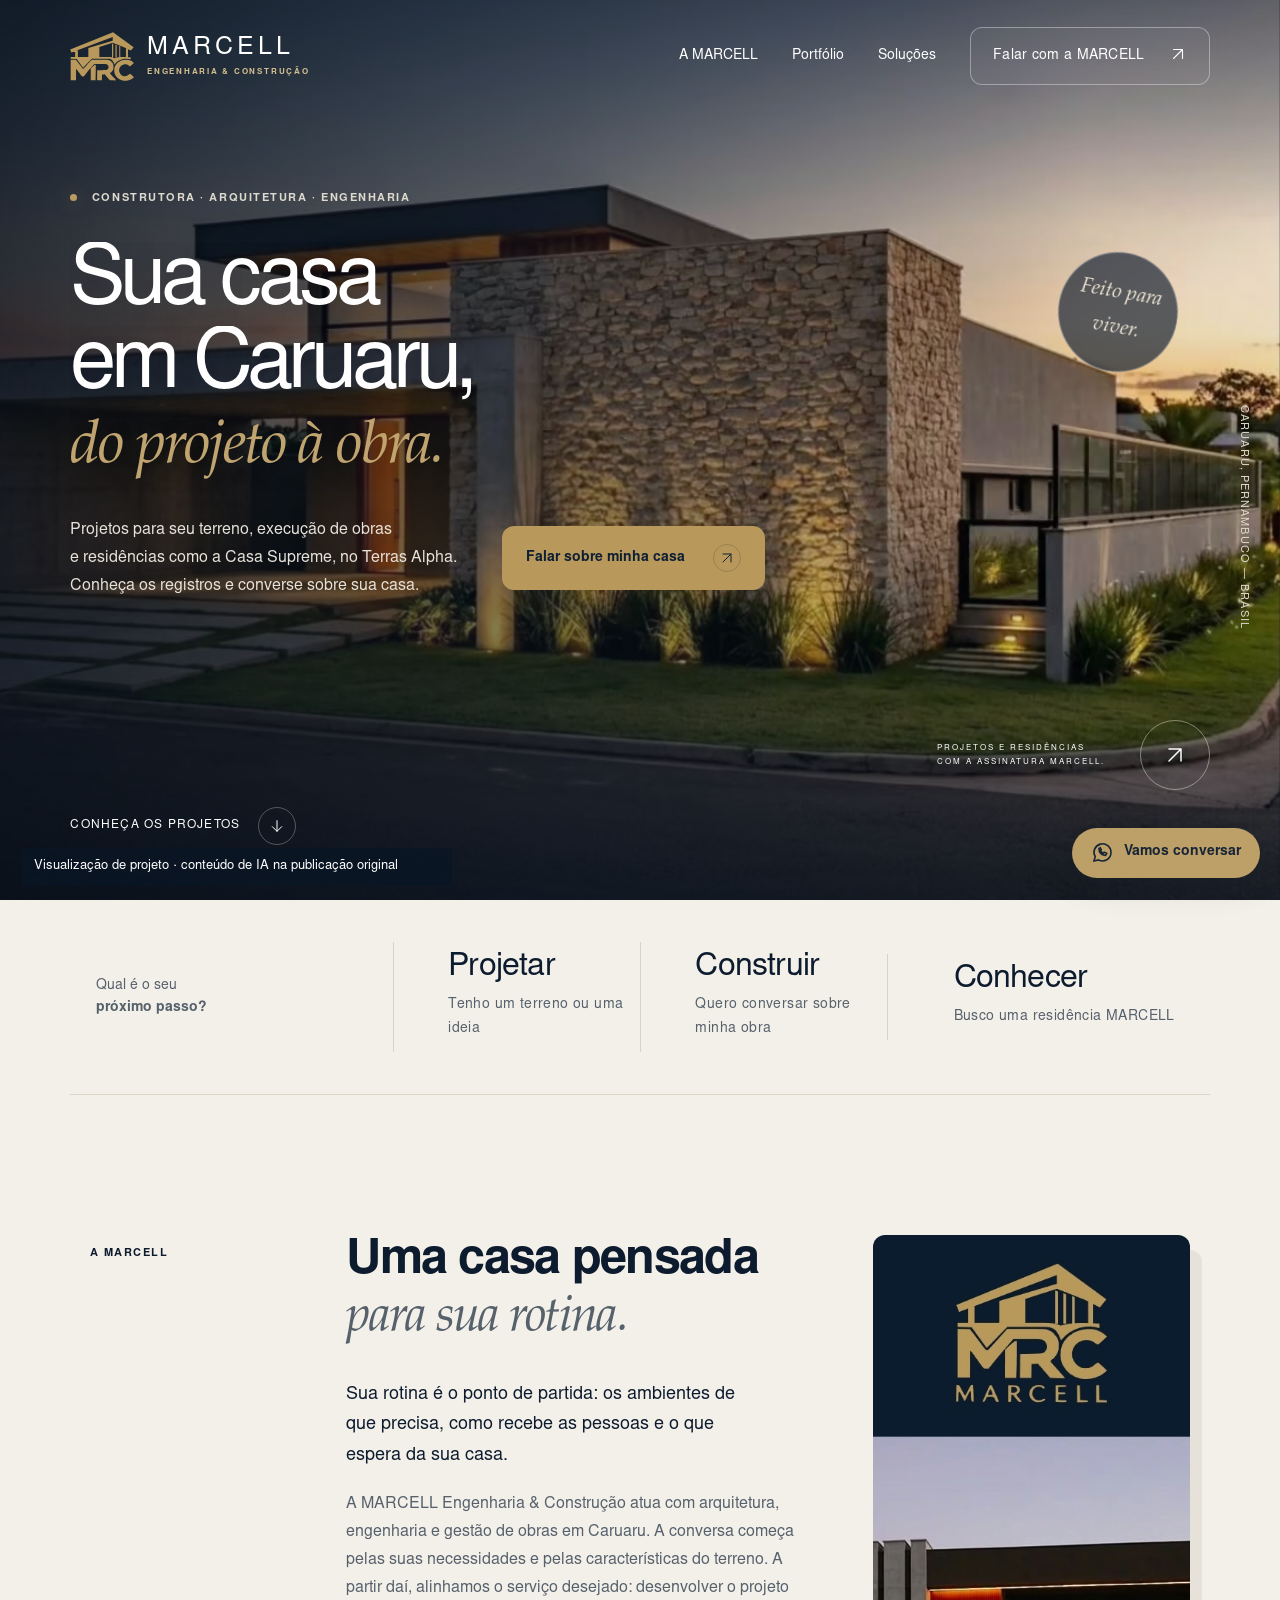
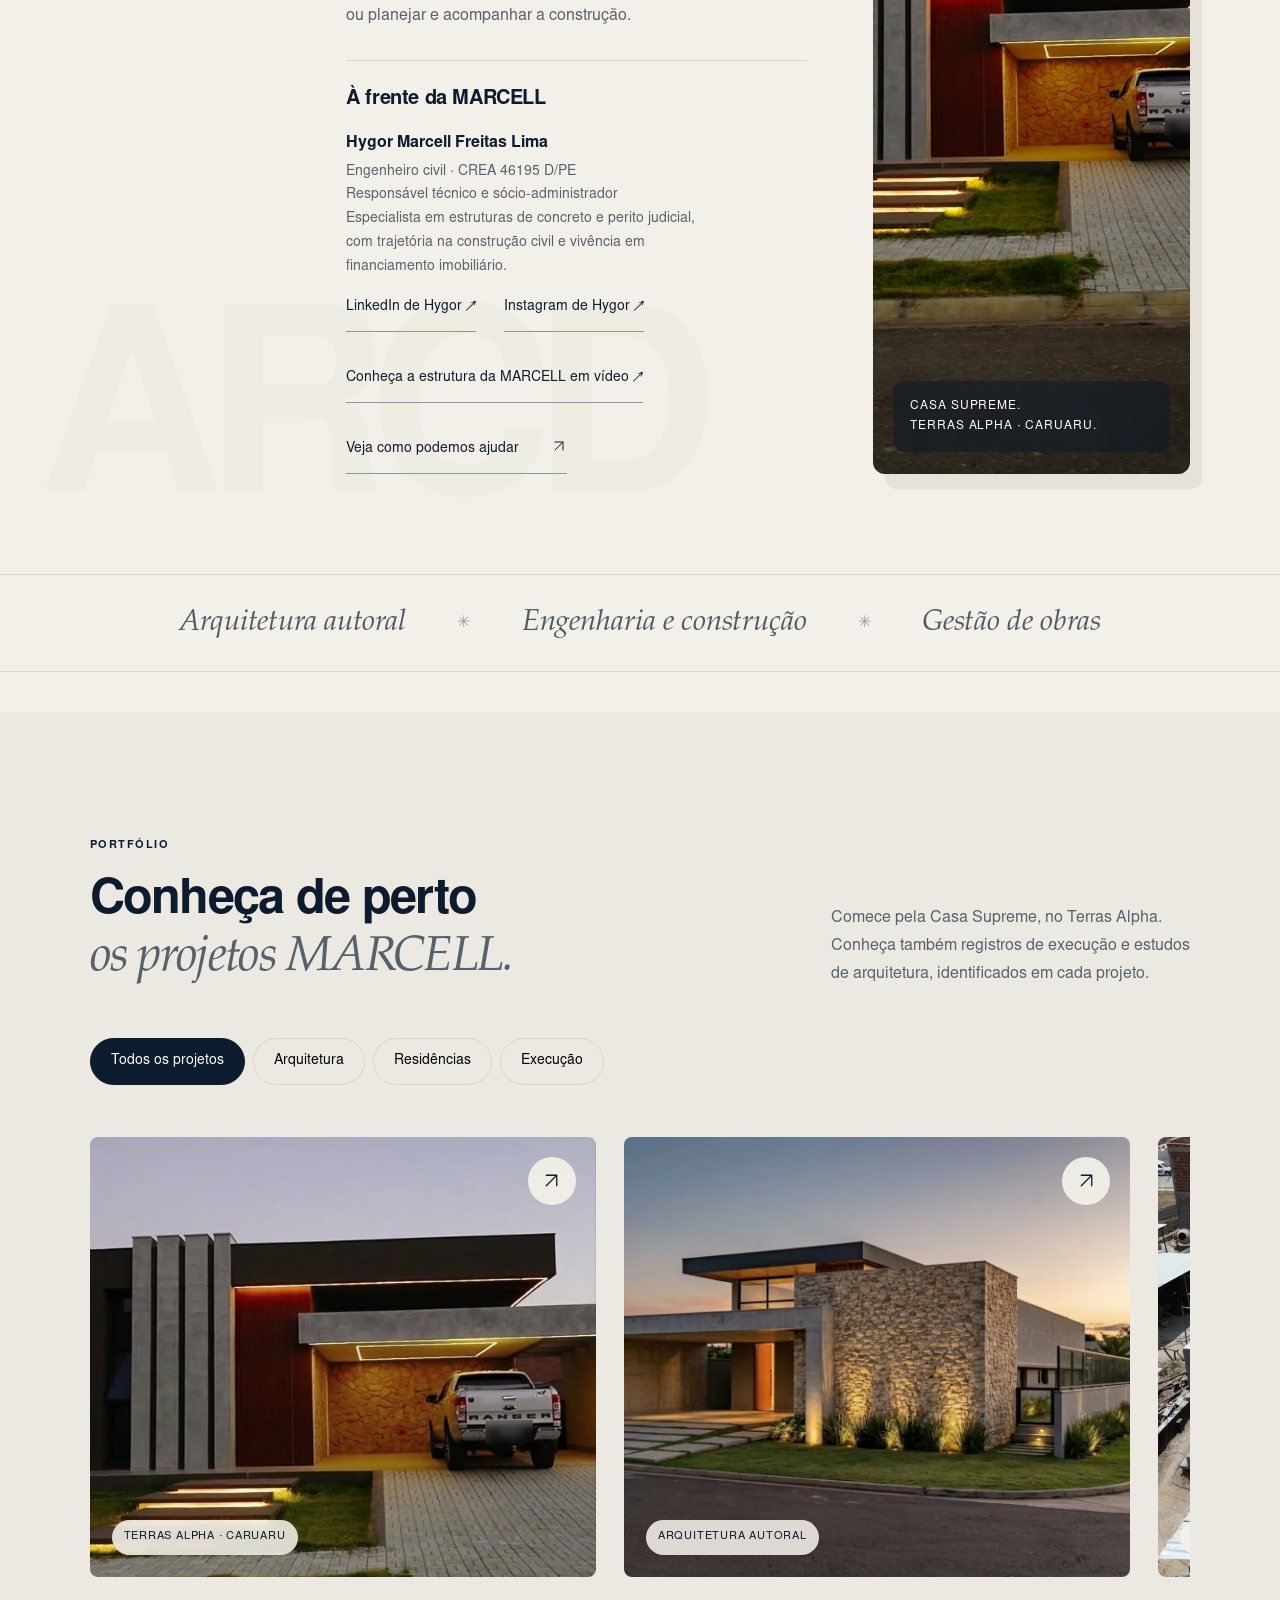
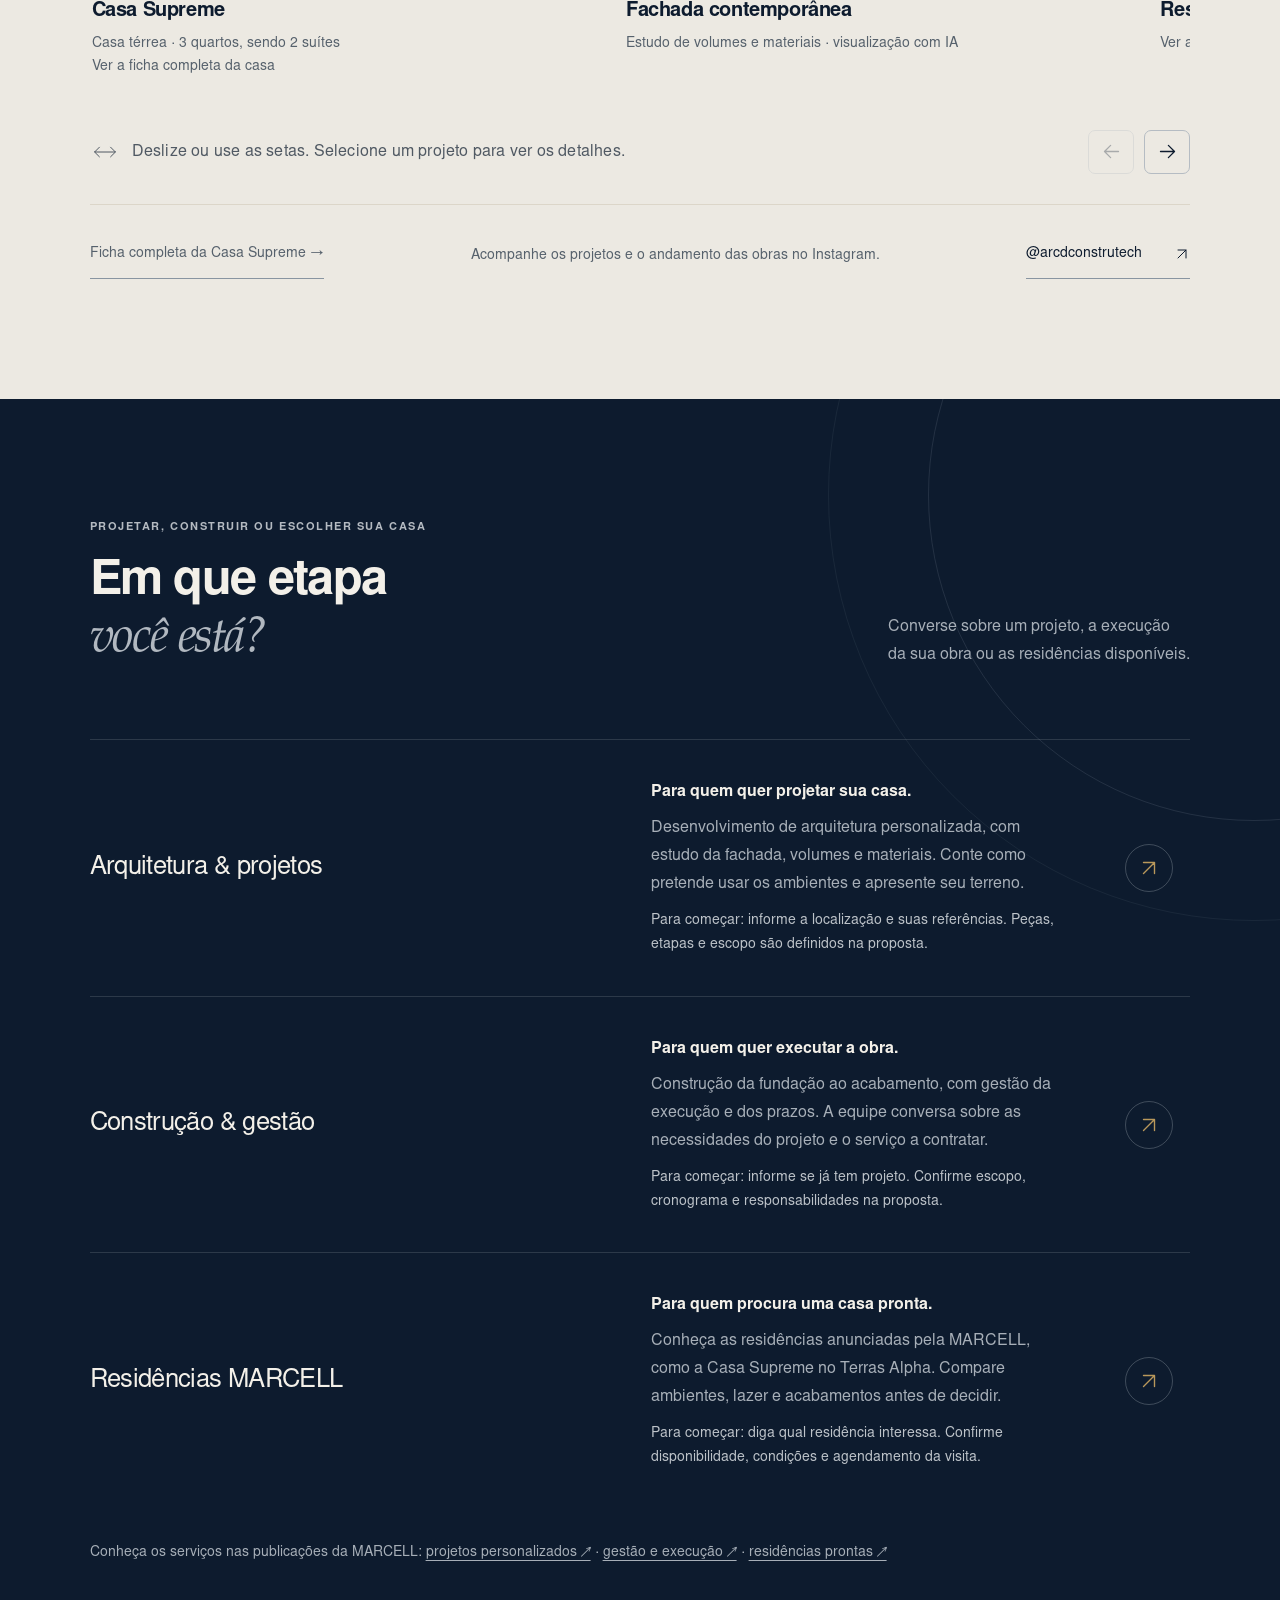
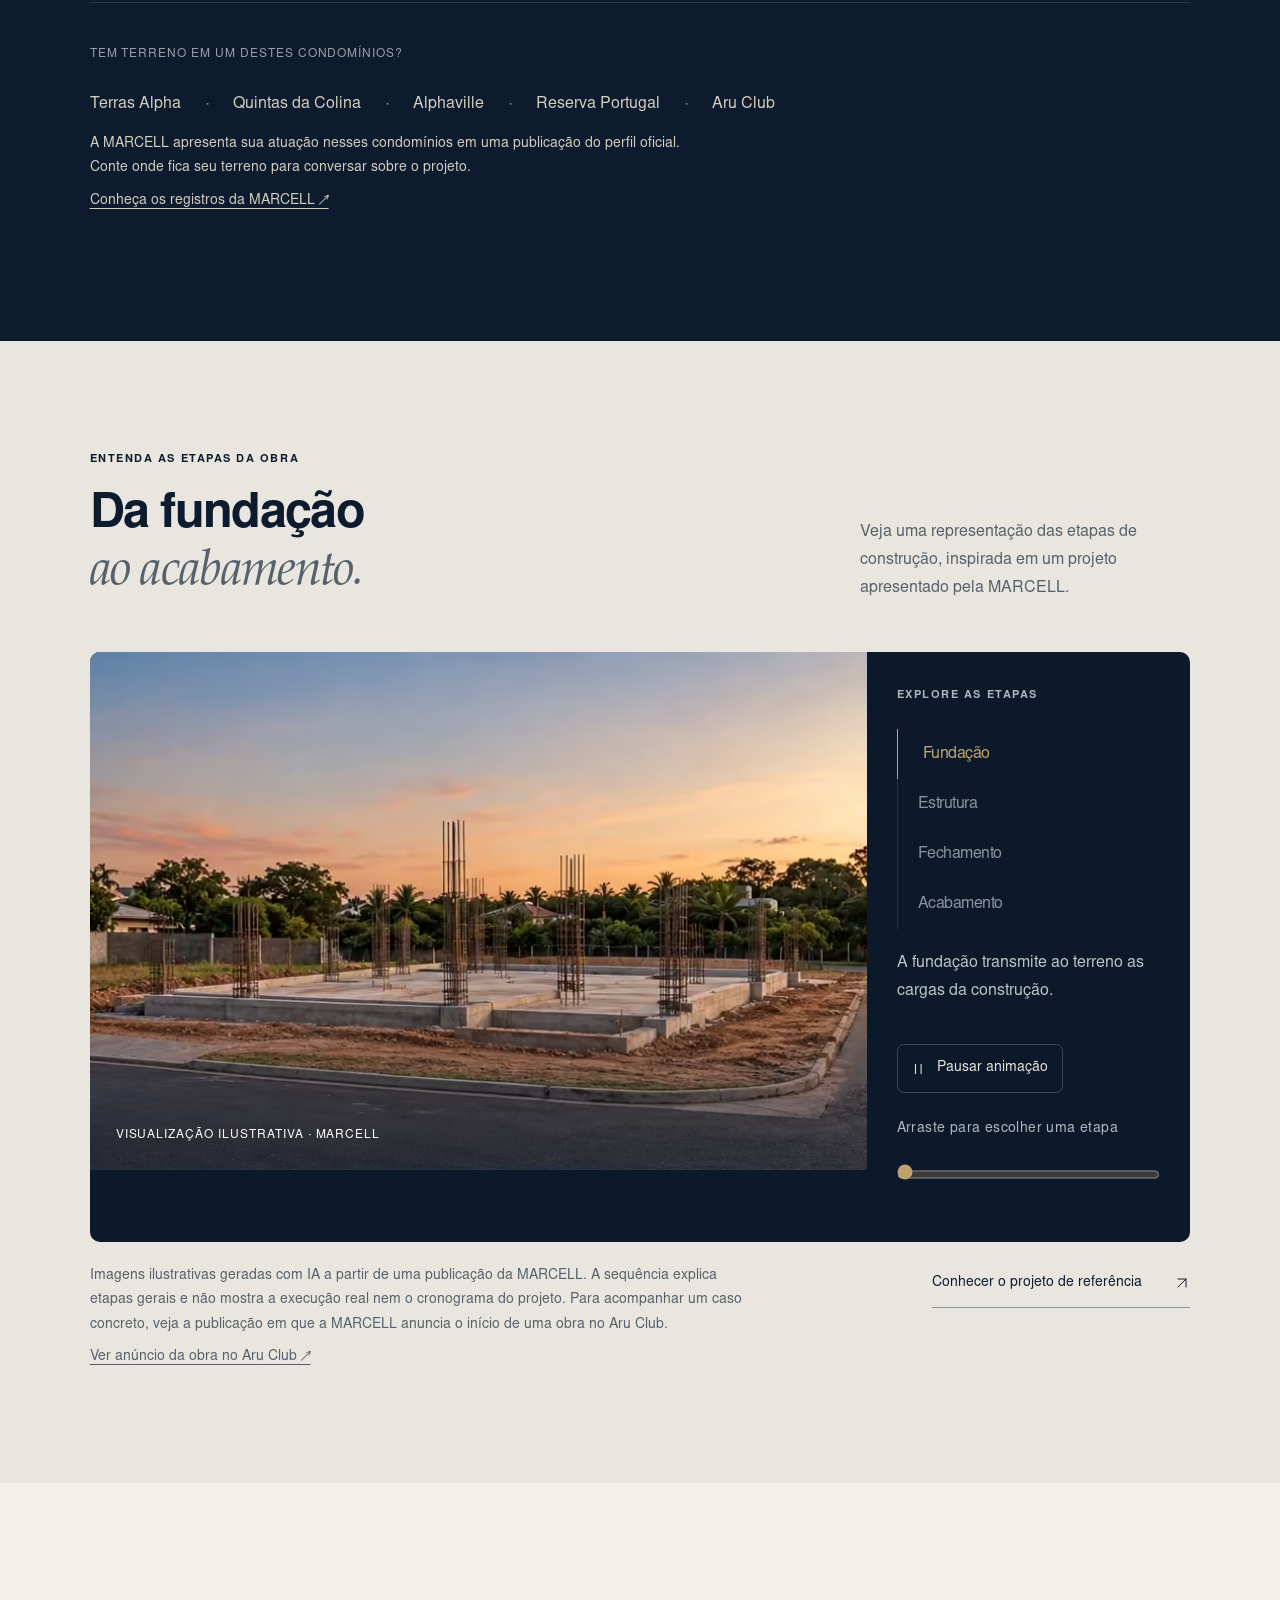
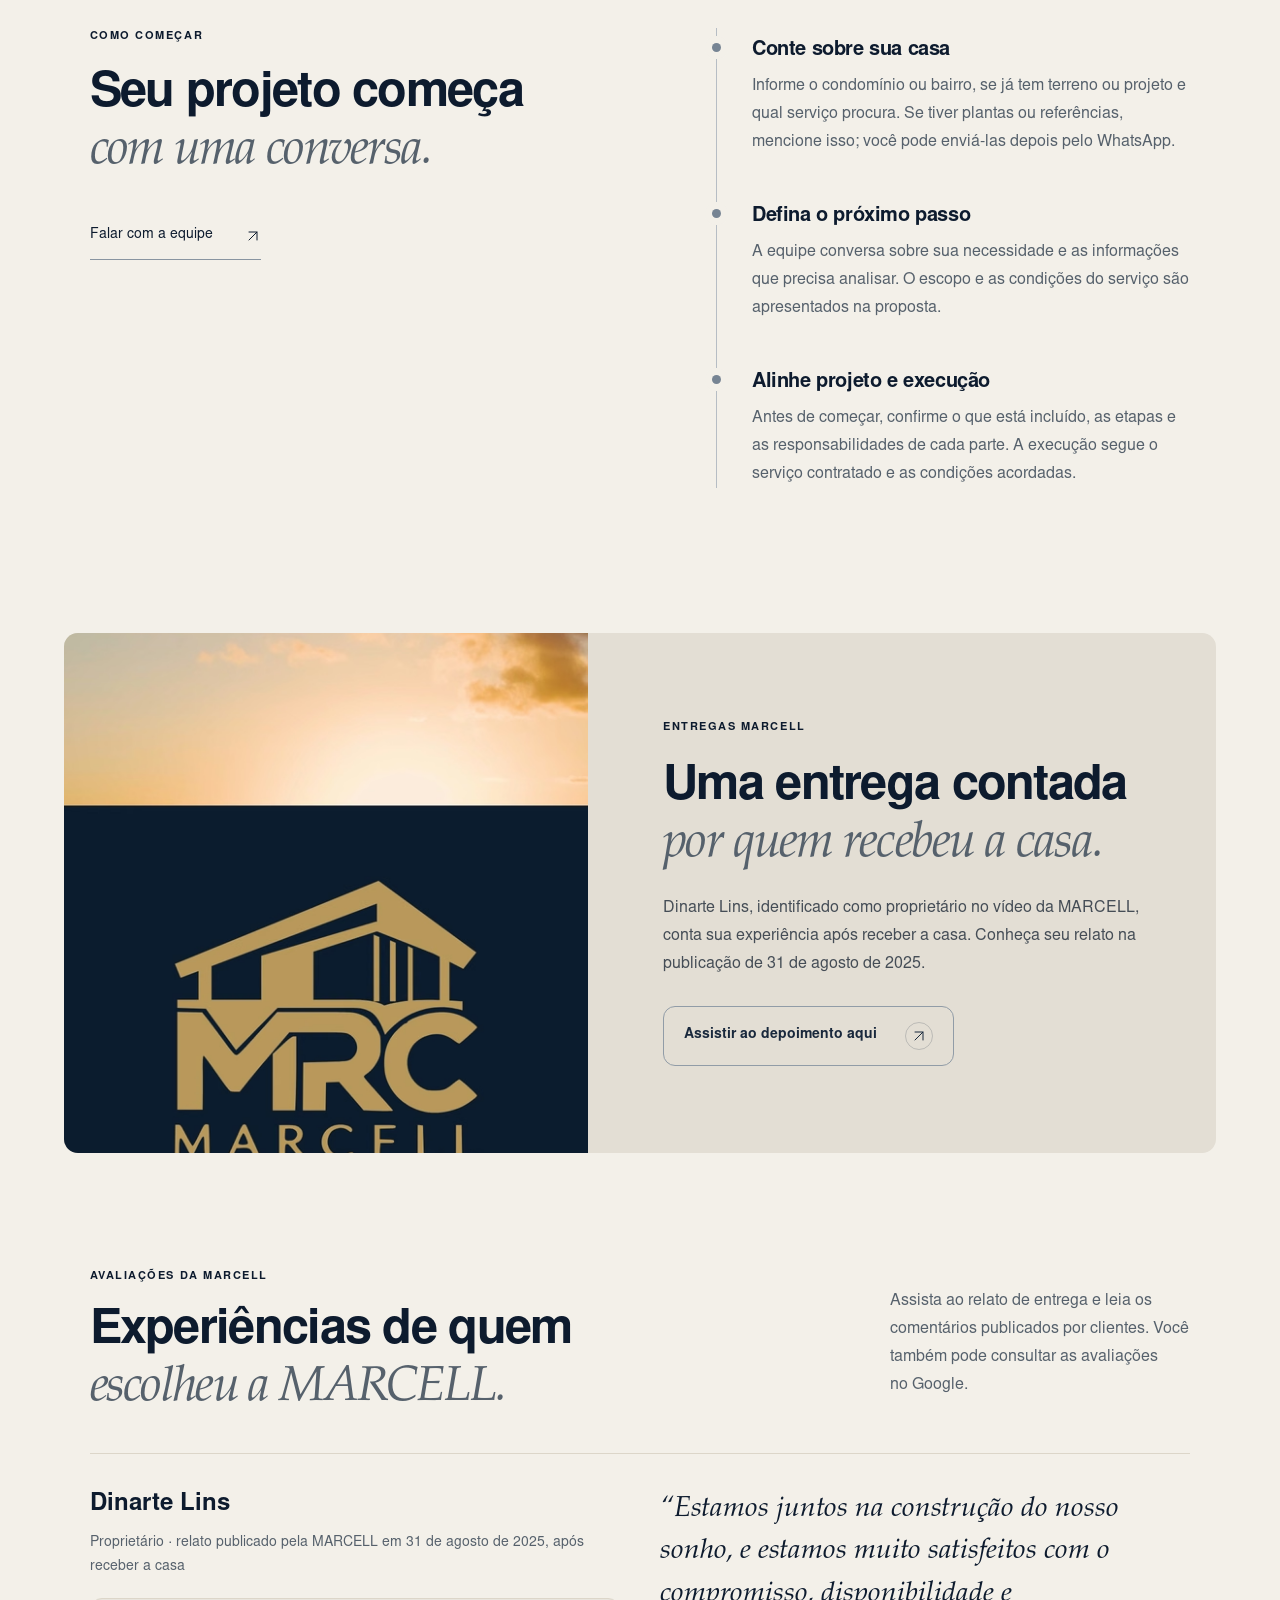
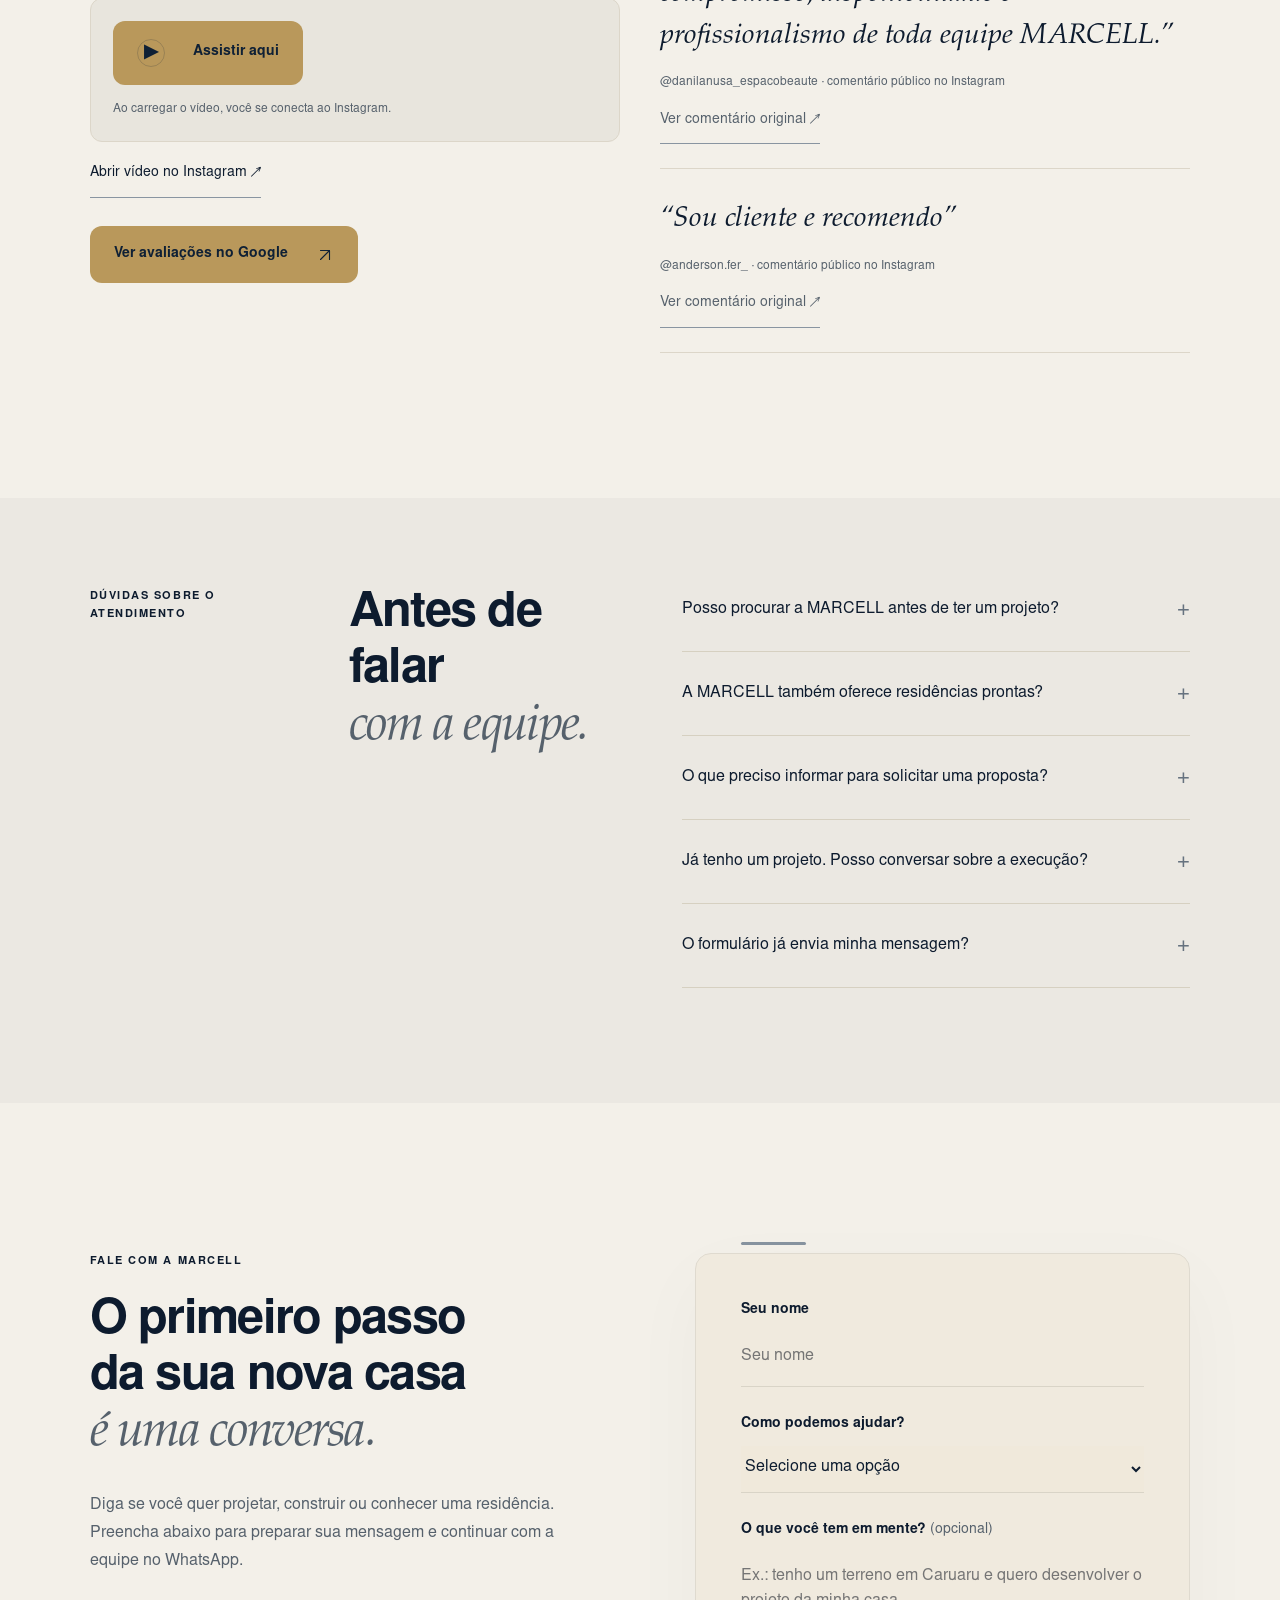
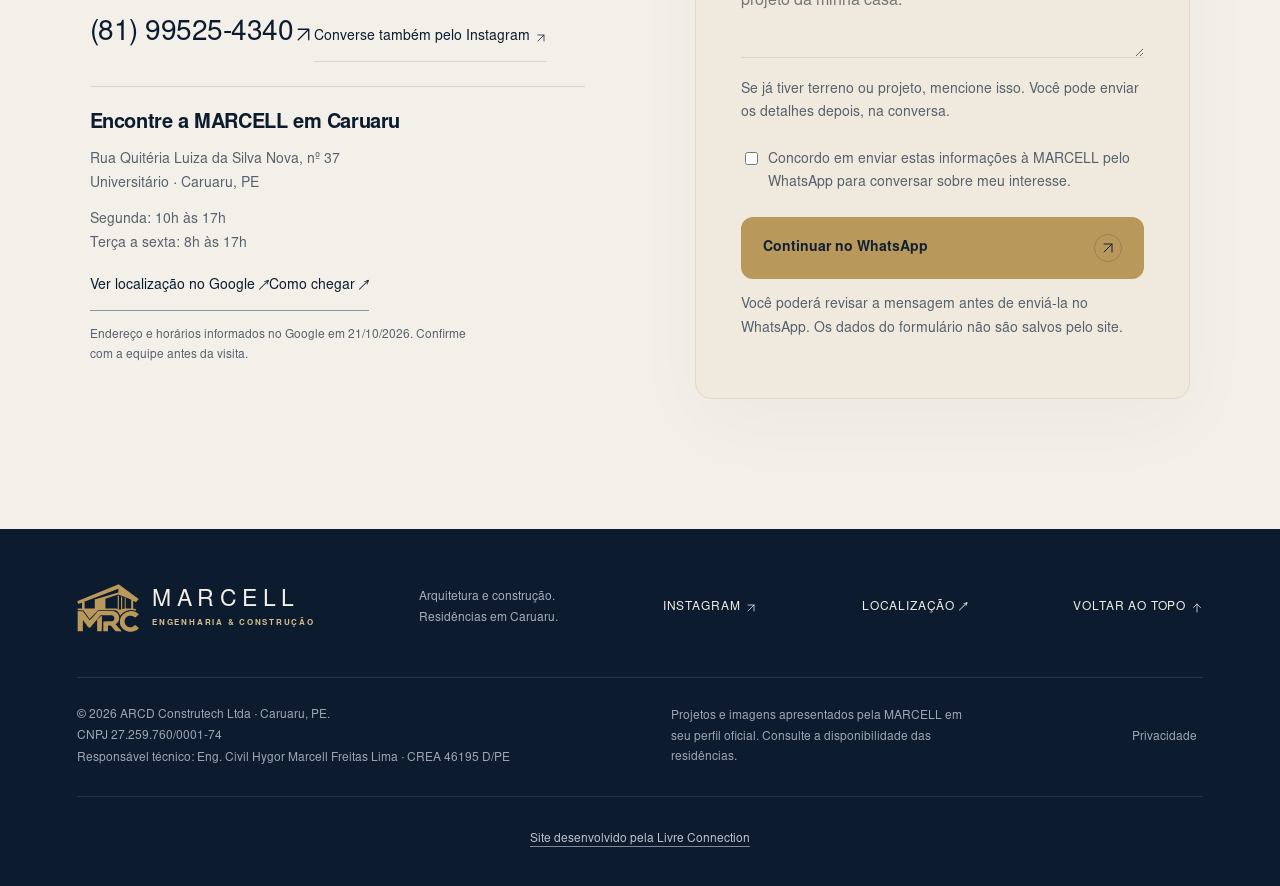
<file: index.html>
<!doctype html>
<html lang="pt-BR"><head><meta charset="UTF-8"><meta name="viewport" content="width=device-width, initial-scale=1"><meta name="theme-color" content="#0d1b2e"><title>Construtora de alto padrão em Caruaru | MARCELL Engenharia & Construção</title><meta name="description" content="Construtora de casas de alto padrão em Caruaru: projeto arquitetônico, engenharia e execução da obra. Veja o portfólio da MARCELL e fale com a equipe."><meta property="og:title" content="MARCELL Engenharia & Construção | Construtora de alto padrão em Caruaru"><meta property="og:description" content="Arquitetura, engenharia e construção de residências de alto padrão em Caruaru. Veja os projetos e fale com a MARCELL."><meta property="og:image" content="https://arcd-construtech.vercel.app/assets/og-marcell.jpg"><meta property="og:image:width" content="1200"><meta property="og:image:height" content="630"><meta property="og:image:alt" content="Fachada contemporânea apresentada pela MARCELL"><meta property="og:site_name" content="MARCELL Engenharia & Construção"><meta property="og:type" content="website"><meta property="og:locale" content="pt_BR"><meta property="og:url" content="https://arcd-construtech.vercel.app/"><meta name="twitter:card" content="summary_large_image"><link rel="canonical" href="https://arcd-construtech.vercel.app/"><link rel="icon" href="/favicon.ico" sizes="48x48"><link rel="icon" href="/assets/icon-192.png" type="image/png" sizes="192x192"><link rel="apple-touch-icon" href="/assets/apple-touch-icon.png"><link rel="stylesheet" href="/site.css"><link rel="alternate" type="text/plain" href="/llms.txt" title="Resumo para assistentes de IA"><script type="application/ld+json">{"@context":"https://schema.org","@graph":[{"@type":"WebSite","@id":"https://arcd-construtech.vercel.app/#website","url":"https://arcd-construtech.vercel.app/","name":"MARCELL Engenharia & Construção","inLanguage":"pt-BR","publisher":{"@id":"https://arcd-construtech.vercel.app/#empresa"}},{"@type":"GeneralContractor","@id":"https://arcd-construtech.vercel.app/#empresa","name":"MARCELL Engenharia & Construção","alternateName":"ARCD Construtech","legalName":"ARCD Construtech Ltda","taxID":"27.259.760/0001-74","description":"Construtora de residências de alto padrão em Caruaru, PE: projeto arquitetônico, engenharia e gestão de obras.","url":"https://arcd-construtech.vercel.app/","logo":"https://arcd-construtech.vercel.app/assets/brand/marcell-logo.png","image":"https://arcd-construtech.vercel.app/assets/og-marcell.jpg","telephone":"+5581995254340","address":{"@type":"PostalAddress","streetAddress":"Rua Quitéria Luiza da Silva Nova, 37","addressLocality":"Caruaru","addressRegion":"PE","postalCode":"55016-735","addressCountry":"BR"},"areaServed":{"@type":"City","name":"Caruaru"},"hasMap":"https://www.google.com/maps?cid=8965470404311113653","openingHoursSpecification":[{"@type":"OpeningHoursSpecification","dayOfWeek":"Monday","opens":"10:00","closes":"17:00"},{"@type":"OpeningHoursSpecification","dayOfWeek":["Tuesday","Wednesday","Thursday","Friday"],"opens":"08:00","closes":"17:00"}],"employee":{"@id":"https://arcd-construtech.vercel.app/#responsavel-tecnico"},"knowsAbout":["Projeto arquitetônico residencial","Construção de residências de alto padrão","Gestão de obras"],"sameAs":["https://www.instagram.com/arcdconstrutech/","https://www.google.com/maps?cid=8965470404311113653"]},{"@type":"Person","@id":"https://arcd-construtech.vercel.app/#responsavel-tecnico","name":"Hygor Marcell Freitas Lima","alternateName":"Hygor Freitas","jobTitle":["Engenheiro civil","Responsável técnico","Sócio-administrador"],"worksFor":{"@id":"https://arcd-construtech.vercel.app/#empresa"},"knowsAbout":["Estruturas de concreto","Perícia judicial de engenharia","Construção civil"],"hasCredential":{"@type":"EducationalOccupationalCredential","name":"Registro profissional CREA 46195 D/PE","identifier":"46195 D/PE","credentialCategory":"Registro profissional de engenheiro civil","recognizedBy":{"@type":"Organization","name":"Conselho Regional de Engenharia e Agronomia de Pernambuco (CREA-PE)"}},"sameAs":["https://br.linkedin.com/in/hygor-freitas","https://www.instagram.com/hygor_freitas_/"]},{"@type":"WebPage","@id":"https://arcd-construtech.vercel.app/#webpage","url":"https://arcd-construtech.vercel.app/","name":"Construtora de alto padrão em Caruaru | MARCELL Engenharia & Construção","isPartOf":{"@id":"https://arcd-construtech.vercel.app/#website"},"about":{"@id":"https://arcd-construtech.vercel.app/#empresa"},"primaryImageOfPage":{"@type":"ImageObject","url":"https://arcd-construtech.vercel.app/assets/og-marcell.jpg","width":1200,"height":630},"inLanguage":"pt-BR"}]}</script></head>
<body><div class="page-progress" aria-hidden="true"></div><a class="skip" href="#principal">Ir para o conteúdo</a>
<header><a class="brand" href="#inicio" aria-label="MARCELL Engenharia & Construção, início"><img src="assets/brand/marcell-emblema-ouro.svg" alt="" width="70" height="54"><span>MARCELL <small>ENGENHARIA &amp; CONSTRUÇÃO</small></span></a><nav aria-label="Navegação principal" id="nav"><a href="#sobre">A MARCELL</a><a href="#portfolio">Portfólio</a><a href="#solucoes">Soluções</a><a class="nav-cta" href="#contato">Falar com a MARCELL <span><svg class="icon-arrow" viewBox="0 0 24 24" aria-hidden="true" focusable="false"><path d="M6 18 18 6M6 6h12v12"/></svg></span></a></nav><button class="menu" aria-label="Abrir menu" aria-expanded="false" aria-controls="nav">☰</button></header>
<main id="principal"><section class="hero" id="inicio"><div class="hero-text"><div class="eyebrow"><i></i> CONSTRUTORA · ARQUITETURA · ENGENHARIA</div><h1><span class="hero-line"><span>Sua casa </span></span><span class="hero-line"><span>em Caruaru, </span></span><span class="hero-line hero-line-final"><span><em>do projeto à obra.</em></span></span></h1><div class="hero-bottom"><p>Projetos para seu terreno, execução de obras <br> e residências como a Casa Supreme, no Terras Alpha. <br> Conheça os registros e converse sobre sua casa.</p><a class="button" href="#contato">Falar sobre minha casa <span><svg class="icon-arrow" viewBox="0 0 24 24" aria-hidden="true" focusable="false"><path d="M6 18 18 6M6 6h12v12"/></svg></span></a></div><a class="explore" href="#portfolio">CONHEÇA OS PROJETOS <span><svg class="icon-arrow" viewBox="0 0 24 24" aria-hidden="true" focusable="false"><path d="M12 4v16m-7-7 7 7 7-7"/></svg></span></a></div><div class="hero-seal" aria-hidden="true"><span>Feito para</span><span>viver.</span><small>MARCELL · ALTO PADRÃO</small></div><div class="hero-photo"><picture><source type="image/avif" srcset="/assets/img/fachada-1440.avif 1440w" sizes="100vw"><source type="image/webp" srcset="/assets/img/fachada-1440.webp 1440w" sizes="100vw"><img src="assets/fachada.jpg" alt="Visualização de fachada da MARCELL; publicação original identificada como conteúdo de IA" fetchpriority="high" width="1440" height="916"></picture><div class="photo-caption"><span>PROJETOS E RESIDÊNCIAS <br>COM A ASSINATURA MARCELL.</span><a href="#portfolio" aria-label="Conhecer projetos"><svg class="icon-arrow" viewBox="0 0 24 24" aria-hidden="true" focusable="false"><path d="M6 18 18 6M6 6h12v12"/></svg></a></div><span class="vertical">CARUARU, PERNAMBUCO — BRASIL</span><span class="image-disclosure">Visualização de projeto · conteúdo de IA na publicação original</span></div></section>
<div class="credentials" aria-label="Encontre seu próximo passo"><p>Qual é o seu <br><b>próximo passo?</b></p><div><a href="#solucoes" class="credential-link"><strong>Projetar</strong><small>Tenho um terreno ou uma ideia</small></a></div><div><a href="#solucoes" class="credential-link"><strong>Construir</strong><small>Quero conversar sobre minha obra</small></a></div><div><a href="#contato" data-interest="Conhecer residências" class="credential-link"><strong>Conhecer</strong><small>Busco uma residência MARCELL</small></a></div></div>
<section class="section about" id="sobre"><div class="eyebrow">A MARCELL</div><div><h2>Uma casa pensada <br><em>para sua rotina.</em></h2><p class="lead">Sua rotina é o ponto de partida: os ambientes de que precisa, como recebe as pessoas e o que espera da sua casa.</p><p>A MARCELL Engenharia & Construção atua com arquitetura, engenharia e gestão de obras em Caruaru. A conversa começa pelas suas necessidades e pelas características do terreno. A partir daí, alinhamos o serviço desejado: desenvolver o projeto ou planejar e acompanhar a construção.</p><div class="team-evidence" aria-labelledby="team-title"><h3 id="team-title">À frente da MARCELL</h3><div class="team-members"><article><h4>Hygor Marcell Freitas Lima</h4><p>Engenheiro civil · CREA 46195 D/PE <br>Responsável técnico e sócio-administrador</p><p>Especialista em estruturas de concreto e perito judicial, com trajetória na construção civil e vivência em financiamento imobiliário.</p><div class="team-links"><a class="text-link" href="https://br.linkedin.com/in/hygor-freitas" target="_blank" rel="noopener noreferrer">LinkedIn de Hygor ↗</a><a class="text-link" href="https://www.instagram.com/hygor_freitas_/" target="_blank" rel="noopener noreferrer">Instagram de Hygor ↗</a></div></article></div><a class="text-link" href="https://www.instagram.com/arcdconstrutech/reel/Db_yMtTIMWe/" target="_blank" rel="noopener noreferrer">Conheça a estrutura da MARCELL em vídeo ↗</a></div><a class="text-link" href="#solucoes">Veja como podemos ajudar <span><svg class="icon-arrow" viewBox="0 0 24 24" aria-hidden="true" focusable="false"><path d="M6 18 18 6M6 6h12v12"/></svg></span></a></div><div class="about-note"><figure class="about-portrait"><picture><source type="image/avif" srcset="/assets/img/supreme-400.avif?v=marcell2 400w, /assets/img/supreme-640.avif?v=marcell2 640w" sizes="(max-width: 700px) 90vw, 45vw"><source type="image/webp" srcset="/assets/img/supreme-400.webp?v=marcell2 400w, /assets/img/supreme-640.webp?v=marcell2 640w" sizes="(max-width: 700px) 90vw, 45vw"><img src="assets/supreme.jpg?v=marcell2" alt="Casa Supreme no Terras Alpha Caruaru, apresentada no vídeo oficial da MARCELL" loading="lazy" width="640" height="1136"></picture><figcaption>CASA SUPREME. <br>TERRAS ALPHA · CARUARU.</figcaption></figure><span>MARCELL</span><p>Incorporadora & Construtora <br>Alto padrão em Caruaru.</p><div class="line-art" aria-hidden="true"></div></div></section>
<div class="material-band" aria-hidden="true"><span>Arquitetura autoral</span><i>✳</i><span>Engenharia e construção</span><i>✳</i><span>Gestão de obras</span></div><section class="section portfolio" id="portfolio"><div class="section-top"><div><div class="eyebrow">PORTFÓLIO</div><h2>Conheça de perto <br><em>os projetos MARCELL.</em></h2></div><p>Comece pela Casa Supreme, no Terras Alpha. <br>Conheça também registros de execução e estudos <br>de arquitetura, identificados em cada projeto.</p></div><div class="filters" role="group" aria-label="Filtrar portfólio"><button class="active" data-filter="todos" aria-pressed="true">Todos os projetos</button><button data-filter="arquitetura" aria-pressed="false">Arquitetura</button><button data-filter="residencias" aria-pressed="false">Residências</button><button data-filter="execucao" aria-pressed="false">Execução</button></div>
<div class="projects" id="project-gallery" role="region" aria-label="Galeria de projetos MARCELL" aria-describedby="gallery-hint" tabindex="0"><a class="project featured" data-category="residencias" href="/projetos/casa-supreme"><div class="project-image"><picture><source type="image/avif" srcset="/assets/img/supreme-400.avif?v=marcell2 400w, /assets/img/supreme-640.avif?v=marcell2 640w" sizes="(max-width: 700px) 90vw, 45vw"><source type="image/webp" srcset="/assets/img/supreme-400.webp?v=marcell2 400w, /assets/img/supreme-640.webp?v=marcell2 640w" sizes="(max-width: 700px) 90vw, 45vw"><img src="assets/supreme.jpg?v=marcell2" alt="Fachada da Casa Supreme, no Terras Alpha Caruaru" loading="lazy" width="640" height="1136"></picture><span class="project-arrow"><svg class="icon-arrow" viewBox="0 0 24 24" aria-hidden="true" focusable="false"><path d="M6 18 18 6M6 6h12v12"/></svg></span><span class="tag">TERRAS ALPHA · CARUARU</span></div><div class="project-info"><h3>Casa Supreme</h3><span>Casa térrea · 3 quartos, sendo 2 suítes <br>Ver a ficha completa da casa</span></div></a><button class="project" data-category="arquitetura" data-project="fachada"><div class="project-image"><picture><source type="image/avif" srcset="/assets/img/fachada-1440.avif 1440w" sizes="100vw"><source type="image/webp" srcset="/assets/img/fachada-1440.webp 1440w" sizes="100vw"><img src="assets/fachada.jpg" alt="Visualização de fachada MARCELL com volumes contemporâneos; conteúdo de IA" loading="lazy" width="1440" height="916"></picture><span class="project-arrow"><svg class="icon-arrow" viewBox="0 0 24 24" aria-hidden="true" focusable="false"><path d="M6 18 18 6M6 6h12v12"/></svg></span><span class="tag">ARQUITETURA AUTORAL</span></div><div class="project-info"><strong class="project-title">Fachada contemporânea</strong><span>Estudo de volumes e materiais · visualização com IA</span></div></button><a class="project" data-category="execucao" href="/projetos/residencia-em-construcao.html"><div class="project-image"><img src="/assets/img/obra-drone-139.webp" alt="Vista de drone da fachada em construção" loading="lazy" width="844" height="1500"><span class="tag">EM CONSTRUÇÃO</span></div><div class="project-info"><strong class="project-title">Residência em construção</strong><span>Ver as cinco fotos da obra →</span></div></a><button class="project" data-category="execucao" data-project="obra"><div class="project-image"><picture><source type="image/avif" srcset="/assets/img/obra-400.avif?v=marcell2 400w, /assets/img/obra-640.avif?v=marcell2 640w" sizes="(max-width: 700px) 90vw, 35vw"><source type="image/webp" srcset="/assets/img/obra-400.webp?v=marcell2 400w, /assets/img/obra-640.webp?v=marcell2 640w" sizes="(max-width: 700px) 90vw, 35vw"><img src="assets/obra.jpg?v=marcell2" alt="Logomarca da MARCELL na capa do vídeo sobre execução de obras" loading="lazy" width="640" height="1136"></picture><span class="project-arrow"><svg class="icon-arrow" viewBox="0 0 24 24" aria-hidden="true" focusable="false"><path d="M6 18 18 6M6 6h12v12"/></svg></span><span class="tag">DO PROJETO À ENTREGA</span></div><div class="project-info"><strong class="project-title">Execução e acabamentos</strong><span>Registro de obra publicado pela MARCELL</span></div></button></div><div class="gallery-nav"><p class="gallery-hint" id="gallery-hint"><svg class="icon-arrow" viewBox="0 0 32 20" aria-hidden="true" focusable="false"><path d="M3 10h26M9 4l-6 6 6 6m14-12 6 6-6 6"/></svg>Deslize ou use as setas. Selecione um projeto para ver os detalhes.</p><div class="gallery-buttons"><button type="button" id="gallery-previous" aria-label="Projetos anteriores" aria-controls="project-gallery" disabled><svg class="icon-arrow" viewBox="0 0 24 24" aria-hidden="true" focusable="false"><path d="M20 12H4m7-7-7 7 7 7"/></svg></button><button type="button" id="gallery-next" aria-label="Próximos projetos" aria-controls="project-gallery"><svg class="icon-arrow" viewBox="0 0 24 24" aria-hidden="true" focusable="false"><path d="M4 12h16m-7-7 7 7-7 7"/></svg></button></div></div><div class="portfolio-footer"><p><a class="text-link" href="/projetos/casa-supreme">Ficha completa da Casa Supreme →</a></p><p>Acompanhe os projetos e o andamento das obras no Instagram.</p><a class="text-link" href="https://www.instagram.com/arcdconstrutech/" target="_blank" rel="noopener noreferrer">@arcdconstrutech <svg class="icon-arrow" viewBox="0 0 24 24" aria-hidden="true" focusable="false"><path d="M6 18 18 6M6 6h12v12"/></svg></a></div></section>
<section class="solutions section" id="solucoes"><div class="section-top"><div><div class="eyebrow">PROJETAR, CONSTRUIR OU ESCOLHER SUA CASA</div><h2>Em que etapa <br><em>você está?</em></h2></div><p>Converse sobre um projeto, a execução <br>da sua obra ou as residências disponíveis.</p></div><a class="service" href="#contato" data-interest="Desenvolver um projeto"><h3>Arquitetura & projetos</h3><p><strong>Para quem quer projetar sua casa.</strong> Desenvolvimento de arquitetura personalizada, com estudo da fachada, volumes e materiais. Conte como pretende usar os ambientes e apresente seu terreno. <span class="service-next">Para começar: informe a localização e suas referências. Peças, etapas e escopo são definidos na proposta.</span></p><b><svg class="icon-arrow" viewBox="0 0 24 24" aria-hidden="true" focusable="false"><path d="M6 18 18 6M6 6h12v12"/></svg></b></a><a class="service" href="#contato" data-interest="Construir minha casa"><h3>Construção & gestão</h3><p><strong>Para quem quer executar a obra.</strong> Construção da fundação ao acabamento, com gestão da execução e dos prazos. A equipe conversa sobre as necessidades do projeto e o serviço a contratar. <span class="service-next">Para começar: informe se já tem projeto. Confirme escopo, cronograma e responsabilidades na proposta.</span></p><b><svg class="icon-arrow" viewBox="0 0 24 24" aria-hidden="true" focusable="false"><path d="M6 18 18 6M6 6h12v12"/></svg></b></a><a class="service" href="#contato" data-interest="Conhecer residências"><h3>Residências MARCELL</h3><p><strong>Para quem procura uma casa pronta.</strong> Conheça as residências anunciadas pela MARCELL, como a Casa Supreme no Terras Alpha. Compare ambientes, lazer e acabamentos antes de decidir. <span class="service-next">Para começar: diga qual residência interessa. Confirme disponibilidade, condições e agendamento da visita.</span></p><b><svg class="icon-arrow" viewBox="0 0 24 24" aria-hidden="true" focusable="false"><path d="M6 18 18 6M6 6h12v12"/></svg></b></a><p class="service-sources">Conheça os serviços nas publicações da MARCELL: <a href="https://www.instagram.com/arcdconstrutech/p/DdlHj6bR-td/" target="_blank" rel="noopener noreferrer">projetos personalizados ↗</a> · <a href="https://www.instagram.com/arcdconstrutech/reel/DbqVKavoVsO/" target="_blank" rel="noopener noreferrer">gestão e execução ↗</a> · <a href="https://www.instagram.com/arcdconstrutech/reel/Db3XU1xoy_4/" target="_blank" rel="noopener noreferrer">residências prontas ↗</a></p><div class="places"><span>TEM TERRENO EM UM DESTES CONDOMÍNIOS?</span><p>Terras Alpha <i>·</i> Quintas da Colina <i>·</i> Alphaville <i>·</i> Reserva Portugal <i>·</i> Aru Club</p><p class="places-note">A MARCELL apresenta sua atuação nesses condomínios em uma publicação do perfil oficial. Conte onde fica seu terreno para conversar sobre o projeto. <a href="https://www.instagram.com/arcdconstrutech/reel/DcTvtnlI1-K/" target="_blank" rel="noopener noreferrer">Conheça os registros da MARCELL ↗</a></p></div></section>
<section class="construction section" id="construcao"><div class="section-top"><div><div class="eyebrow">ENTENDA AS ETAPAS DA OBRA</div><h2>Da fundação <br><em>ao acabamento.</em></h2></div><p>Veja uma representação das etapas de construção, inspirada em um projeto apresentado pela MARCELL.</p></div><div class="build-experience"><div class="build-visual" role="img" aria-label="Visualização ilustrativa de uma residência na etapa de fundação"><div class="construction-frame is-active"></div><div class="construction-frame"></div><div class="construction-frame"></div><div class="construction-frame"></div><span class="build-visual-tag">VISUALIZAÇÃO ILUSTRATIVA · MARCELL</span></div><div class="build-player"><div class="eyebrow">EXPLORE AS ETAPAS</div><div class="build-steps" role="group" aria-label="Etapas ilustrativas da construção"><button type="button" data-build-stage="0" aria-pressed="true">Fundação</button><button type="button" data-build-stage="1" aria-pressed="false">Estrutura</button><button type="button" data-build-stage="2" aria-pressed="false">Fechamento</button><button type="button" data-build-stage="3" aria-pressed="false">Acabamento</button></div><p class="build-description">A fundação transmite ao terreno as cargas da construção.</p><button class="build-play" type="button" aria-pressed="true"><svg viewBox="0 0 20 20" fill="none" stroke="currentColor" stroke-width="1.5" aria-hidden="true"><path d="M5 3v14M13 3v14"/></svg><span>Pausar animação</span></button><div class="build-timeline"><label for="build-stage">Arraste para escolher uma etapa</label><input id="build-stage" type="range" min="0" max="3" step="1" value="0" aria-valuetext="Fundação"></div></div></div><div class="build-disclosure"><p>Imagens ilustrativas geradas com IA a partir de uma publicação da MARCELL. A sequência explica etapas gerais e não mostra a execução real nem o cronograma do projeto. Para acompanhar um caso concreto, veja a publicação em que a MARCELL anuncia o início de uma obra no Aru Club. <a href="https://www.instagram.com/arcdconstrutech/reel/DZvgB97xdLY/" target="_blank" rel="noopener noreferrer">Ver anúncio da obra no Aru Club ↗</a></p><a class="text-link" href="https://www.instagram.com/arcdconstrutech/p/DdlHj6bR-td/" target="_blank" rel="noopener noreferrer">Conhecer o projeto de referência <svg class="icon-arrow" viewBox="0 0 24 24" aria-hidden="true" focusable="false"><path d="M6 18 18 6M6 6h12v12"/></svg></a></div></section><section class="journey section"><div><div class="eyebrow">COMO COMEÇAR</div><h2>Seu projeto começa <br><em>com uma conversa.</em></h2><a class="text-link" href="#contato">Falar com a equipe <svg class="icon-arrow" viewBox="0 0 24 24" aria-hidden="true" focusable="false"><path d="M6 18 18 6M6 6h12v12"/></svg></a></div><ol><li><div><h3>Conte sobre sua casa</h3><p>Informe o condomínio ou bairro, se já tem terreno ou projeto e qual serviço procura. Se tiver plantas ou referências, mencione isso; você pode enviá-las depois pelo WhatsApp.</p></div></li><li><div><h3>Defina o próximo passo</h3><p>A equipe conversa sobre sua necessidade e as informações que precisa analisar. O escopo e as condições do serviço são apresentados na proposta.</p></div></li><li><div><h3>Alinhe projeto e execução</h3><p>Antes de começar, confirme o que está incluído, as etapas e as responsabilidades de cada parte. A execução segue o serviço contratado e as condições acordadas.</p></div></li></ol></section>
<section class="testimonial"><picture><source type="image/avif" srcset="/assets/img/cliente-540.avif?v=marcell2 540w, /assets/img/cliente-810.avif?v=marcell2 810w" sizes="(max-width: 700px) 100vw, 40vw"><source type="image/webp" srcset="/assets/img/cliente-540.webp?v=marcell2 540w, /assets/img/cliente-810.webp?v=marcell2 810w" sizes="(max-width: 700px) 100vw, 40vw"><img src="assets/cliente.jpg?v=marcell2" alt="Marca MARCELL sobre paisagem ao pôr do sol, na capa do vídeo de entrega" loading="lazy" width="1080" height="1920"></picture><div><div class="eyebrow">ENTREGAS MARCELL</div><h2>Uma entrega contada <br><em>por quem recebeu a casa.</em></h2><p>Dinarte Lins, identificado como proprietário no vídeo da MARCELL, conta sua experiência após receber a casa. Conheça seu relato na publicação de 31 de agosto de 2025.</p><a class="button outline" href="#avaliacoes">Assistir ao depoimento aqui <span><svg class="icon-arrow" viewBox="0 0 24 24" aria-hidden="true" focusable="false"><path d="M6 18 18 6M6 6h12v12"/></svg></span></a></div></section>
<section class="reviews section" id="avaliacoes" aria-labelledby="reviews-title"><div class="section-top"><div><div class="eyebrow">AVALIAÇÕES DA MARCELL</div><h2 id="reviews-title">Experiências de quem <br><em>escolheu a MARCELL.</em></h2></div><p>Assista ao relato de entrega e leia os comentários publicados por clientes. Você também pode consultar as avaliações no Google.</p></div><div class="review-board review-board-live"><div><article class="testimonial-video"><h3>Dinarte Lins</h3><p>Proprietário · relato publicado pela MARCELL em 31 de agosto de 2025, após receber a casa</p><div class="instagram-player" data-instagram-post="https://www.instagram.com/p/DOBc_SDCkM-/"><button type="button" class="button load-testimonial" aria-label="Assistir aqui: depoimento de Dinarte Lins"><span aria-hidden="true">▶</span> Assistir aqui</button><p class="video-notice">Ao carregar o vídeo, você se conecta ao Instagram.</p><div class="instagram-mount" aria-live="polite"></div></div><a class="text-link" href="https://www.instagram.com/arcdconstrutech/reel/DOBc_SDCkM-/" target="_blank" rel="noopener noreferrer">Abrir vídeo no Instagram ↗</a></article><a class="button" href="https://www.google.com/maps?cid=8965470404311113653" target="_blank" rel="noopener noreferrer">Ver avaliações no Google <svg class="icon-arrow" viewBox="0 0 24 24" aria-hidden="true" focusable="false"><path d="M6 18 18 6M6 6h12v12"/></svg></a></div><div class="review-invitation"><figure class="verified-comment"><blockquote>“Estamos juntos na construção do nosso sonho, e estamos muito satisfeitos com o compromisso, disponibilidade e profissionalismo de toda equipe MARCELL.”</blockquote><figcaption>@danilanusa_espacobeaute · comentário público no Instagram <br><a class="text-link" href="https://www.instagram.com/p/DbdYf90o8sd/c/18109120052045270/" target="_blank" rel="noopener noreferrer">Ver comentário original ↗</a></figcaption></figure><figure class="verified-comment"><blockquote>“Sou cliente e recomendo”</blockquote><figcaption>@anderson.fer_ · comentário público no Instagram <br><a class="text-link" href="https://www.instagram.com/p/DcTvtnlI1-K/c/18128335507678296/" target="_blank" rel="noopener noreferrer">Ver comentário original ↗</a></figcaption></figure></div></div></section><section class="section faq" id="duvidas"><div class="eyebrow">DÚVIDAS SOBRE O ATENDIMENTO</div><h2>Antes de falar <br><em>com a equipe.</em></h2><div><details><summary>Posso procurar a MARCELL antes de ter um projeto?</summary><p>Sim. Conte sua ideia e informe se já tem terreno. A equipe poderá orientar a conversa sobre o projeto e a construção.</p></details><details><summary>A MARCELL também oferece residências prontas?</summary><p>A MARCELL também apresenta residências para quem procura uma casa pronta. Consulte a equipe para confirmar a disponibilidade e combinar uma visita.</p></details><details><summary>O que preciso informar para solicitar uma proposta?</summary><p>Informe a localização do terreno, o serviço desejado e se já existe um projeto. Se tiver plantas ou outras referências, mencione isso na conversa. O escopo, os valores e os prazos dependem da análise dessas informações.</p></details><details><summary>Já tenho um projeto. Posso conversar sobre a execução?</summary><p>Sim. Selecione “Construir minha casa” no formulário e informe que já tem um projeto. A equipe poderá analisar os documentos e conversar sobre o escopo necessário para a obra.</p></details><details><summary>O formulário já envia minha mensagem?</summary><p>O formulário prepara o texto e abre o WhatsApp. Você pode revisar e editar a mensagem antes de enviá-la. A conversa só chega à equipe quando você confirma o envio no WhatsApp.</p></details></div></section><section class="section contact" id="contato"><div><div class="eyebrow">FALE COM A MARCELL</div><h2>O primeiro passo <br>da sua nova casa <br><em>é uma conversa.</em></h2><p>Diga se você quer projetar, construir ou conhecer uma residência. <br>Preencha abaixo para preparar sua mensagem e continuar com a equipe no WhatsApp.</p><a class="phone" href="tel:+5581995254340">(81) 99525-4340 <svg class="icon-arrow" viewBox="0 0 24 24" aria-hidden="true" focusable="false"><path d="M6 18 18 6M6 6h12v12"/></svg></a><a class="instagram" href="https://www.instagram.com/arcdconstrutech/" target="_blank" rel="noopener noreferrer">Converse também pelo Instagram <svg class="icon-arrow" viewBox="0 0 24 24" aria-hidden="true" focusable="false"><path d="M6 18 18 6M6 6h12v12"/></svg></a><div class="contact-location"><h3>Encontre a MARCELL em Caruaru</h3><p>Rua Quitéria Luiza da Silva Nova, nº 37 <br>Universitário · Caruaru, PE</p><p>Segunda: 10h às 17h <br>Terça a sexta: 8h às 17h</p><a class="text-link" href="https://www.google.com/maps?cid=8965470404311113653" target="_blank" rel="noopener noreferrer">Ver localização no Google ↗</a><a class="text-link" href="https://www.google.com/maps/dir/?api=1&amp;destination=Rua+Quit%C3%A9ria+Luiza+da+Silva+Nova%2C+37%2C+Universit%C3%A1rio%2C+Caruaru+-+PE" target="_blank" rel="noopener noreferrer">Como chegar ↗</a><small>Endereço e horários informados no Google em 21/10/2026. Confirme com a equipe antes da visita.</small></div></div><form id="lead-form"><label for="name">Seu nome</label><input id="name" name="name" placeholder="Seu nome" required minlength="2" autocomplete="name" maxlength="80"><label for="interest">Como podemos ajudar?</label><select id="interest" name="interest" required autocomplete="off"><option value="">Selecione uma opção</option><option>Construir minha casa</option><option>Desenvolver um projeto</option><option>Conhecer residências</option><option>Conversar sobre uma obra</option></select><label for="message">O que você tem em mente? <span>(opcional)</span></label><textarea id="message" name="message" autocomplete="off" placeholder="Ex.: tenho um terreno em Caruaru e quero desenvolver o projeto da minha casa." rows="3" maxlength="1500" aria-describedby="message-help"></textarea><small id="message-help" class="field-help">Se já tiver terreno ou projeto, mencione isso. Você pode enviar os detalhes depois, na conversa.</small><label class="consent"><input type="checkbox" name="consent" required> <span>Concordo em enviar estas informações à MARCELL pelo WhatsApp para conversar sobre meu interesse.</span></label><button type="submit" class="button">Continuar no WhatsApp <span><svg class="icon-arrow" viewBox="0 0 24 24" aria-hidden="true" focusable="false"><path d="M6 18 18 6M6 6h12v12"/></svg></span></button><small>Você poderá revisar a mensagem antes de enviá-la no WhatsApp. Os dados do formulário não são salvos pelo site.</small><p id="form-status" role="status"></p><noscript><p>Para conversar, ligue para (81) 99525-4340 ou <a href="https://wa.me/5581995254340">fale pelo WhatsApp</a>.</p></noscript></form></section>

</main><footer><div class="footer-top"><a class="brand" href="#inicio"><img src="assets/brand/marcell-emblema-ouro.svg" alt="" width="70" height="54"><span>MARCELL <small>ENGENHARIA &amp; CONSTRUÇÃO</small></span></a><p>Arquitetura e construção. <br>Residências em Caruaru.</p><a href="https://www.instagram.com/arcdconstrutech/" target="_blank" rel="noopener noreferrer">INSTAGRAM <svg class="icon-arrow" viewBox="0 0 24 24" aria-hidden="true" focusable="false"><path d="M6 18 18 6M6 6h12v12"/></svg></a><a href="https://www.google.com/maps?cid=8965470404311113653" target="_blank" rel="noopener noreferrer">LOCALIZAÇÃO ↗</a><a href="#inicio">VOLTAR AO TOPO <svg class="icon-arrow" viewBox="0 0 24 24" aria-hidden="true" focusable="false"><path d="M12 20V4m-7 7 7-7 7 7"/></svg></a></div><div class="footer-bottom"><span>© <span id="year">2026</span> ARCD Construtech Ltda · Caruaru, PE. <br>CNPJ 27.259.760/0001-74 <br>Responsável técnico: Eng. Civil Hygor Marcell Freitas Lima · CREA 46195 D/PE</span><small>Projetos e imagens apresentados pela MARCELL em seu perfil oficial. Consulte a disponibilidade das residências.</small><button id="privacy-button">Privacidade</button></div><div class="footer-credit"><a href="https://livreconnection.com.br/sites" target="_blank" rel="noopener noreferrer">Site desenvolvido pela Livre Connection</a></div></footer><a class="floating" href="https://wa.me/5581995254340?text=Ol%C3%A1%2C%20vim%20pelo%20site%20da%20MARCELL%20e%20gostaria%20de%20conversar%20sobre%20um%20projeto." target="_blank" rel="noopener noreferrer" aria-label="Vamos conversar com a MARCELL no WhatsApp"><svg viewBox="0 0 24 24" fill="none" stroke="currentColor" stroke-width="1.6" aria-hidden="true"><path d="M20 11.5a8.5 8.5 0 0 1-12.5 7.4L3 20l1.2-4.3A8.5 8.5 0 1 1 20 11.5Z"/><path d="M8 7.5c0 4 2.5 6.5 6.5 7l1.2-2.2-2.5-1-1 1c-1.5-.6-2.2-1.4-2.7-2.7l.8-.8-1-2Z"/></svg><span>Vamos conversar</span></a>
<dialog id="project-dialog" aria-labelledby="dialog-title" aria-describedby="dialog-description"><button class="close" aria-label="Fechar detalhes">×</button><img id="dialog-image" src="assets/fachada.jpg" alt="Projeto MARCELL selecionado" width="1440" height="916" loading="lazy"><div class="dialog-copy"><div class="eyebrow" id="dialog-tag"></div><h2 id="dialog-title">Projeto MARCELL</h2><p id="dialog-description"></p><div id="dialog-case" class="case-story" hidden></div><dl id="dialog-facts" class="project-facts"></dl><a id="dialog-source" class="text-link" target="_blank" rel="noopener noreferrer">Ver publicação original <svg class="icon-arrow" viewBox="0 0 24 24" aria-hidden="true" focusable="false"><path d="M6 18 18 6M6 6h12v12"/></svg></a><a class="button" href="#contato" id="dialog-contact">Conversar sobre este projeto <svg class="icon-arrow" viewBox="0 0 24 24" aria-hidden="true" focusable="false"><path d="M6 18 18 6M6 6h12v12"/></svg></a></div></dialog>
<dialog id="privacy-dialog" aria-labelledby="privacy-title"><button class="close" aria-label="Fechar privacidade">×</button><div class="dialog-copy"><h2 id="privacy-title">Sua privacidade</h2><p>Os dados preenchidos no formulário são usados no seu navegador para preparar uma mensagem. Eles só são enviados à MARCELL quando você confirma o envio no WhatsApp. Este site não mantém um cadastro de contatos nem utiliza ferramentas de publicidade.</p><p>A hospedagem pode processar dados técnicos de acesso para funcionamento e segurança. Ao carregar os vídeos incorporados, seu navegador se conecta ao Instagram, que pode processar dados técnicos e cookies conforme suas políticas. Ao abrir WhatsApp, Instagram ou Google, aplicam-se também as políticas dessas plataformas. Para falar sobre seus dados com a MARCELL, use o telefone (81) 99525-4340.</p></div></dialog><script src="testimonials.js" defer></script><script src="app.js" defer></script><script src="experience.js" defer></script><script src="construction.js" defer></script><script src="gallery.js" defer></script></body></html>
</file>
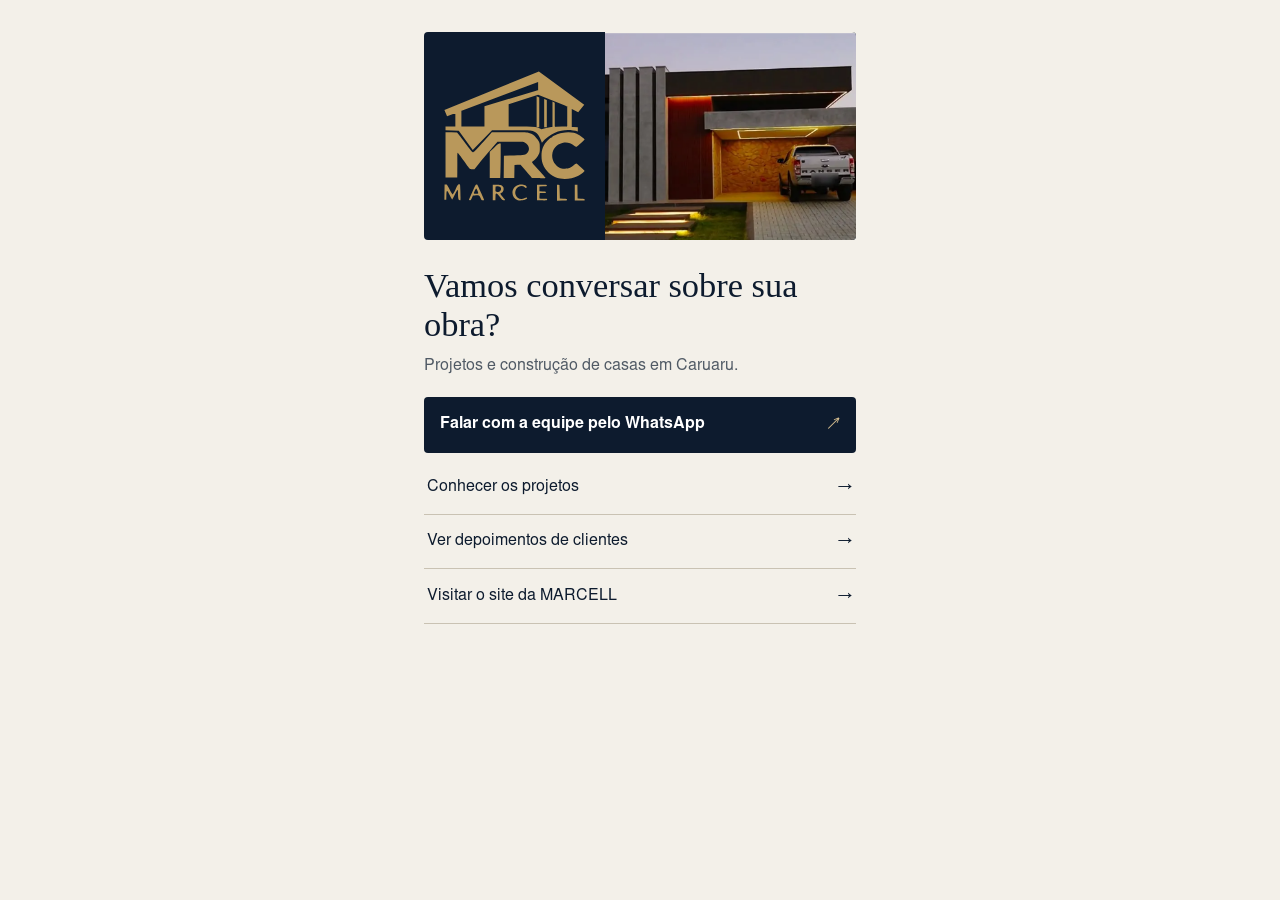
<file: bio.html>
<!doctype html>
<html lang="pt-BR">
<head>
  <meta charset="utf-8">
  <meta name="viewport" content="width=device-width, initial-scale=1">
  <meta name="theme-color" content="#0d1b2e">
  <meta property="og:image" content="https://marcelleng.com.br/assets/brand/marcell-avatar-512.png">
  <title>MARCELL | Converse sobre sua obra</title>
  <link rel="icon" href="assets/brand/marcell-avatar-512.png">
  <style>
    @font-face { font-family: Nimbus; src: url("assets/fonts/nimbussans-regular-latin.woff2"); font-display: swap; }
    @font-face { font-family: Nimbus; src: url("assets/fonts/nimbussans-bold-latin.woff2"); font-weight: 700; font-display: swap; }
    * { box-sizing: border-box; }
    body { margin: 0; background: #f3f0e9; color: #0d1b2e; font: 1rem/1.45 Nimbus, Arial, sans-serif; }
    main { max-width: 31rem; margin: auto; padding: clamp(1rem, 4vw, 2rem); }
    header { display: grid; grid-template-columns: 42% 58%; height: clamp(10rem, 36vw, 13rem); grid-template-rows: minmax(0, 1fr); background: #0d1b2e; border-radius: 4px; overflow: hidden; }
    h1 { margin: 0; padding: 20px; align-self: center; }
    h1 img { display: block; width: 100%; height: auto; }
    .house { width: 100%; height: 100%; min-height: 0; object-fit: cover; }
    h2 { font: normal clamp(1.65rem, 5vw, 2.15rem)/1.15 Georgia, serif; margin: 1.6rem 0 .65rem; }
    p { margin: 0 0 1.2rem; color: #505a65; }
    nav { display: grid; }
    a { display: flex; align-items: center; justify-content: space-between; gap: 1rem; min-height: 3.4rem; padding: .8rem .2rem; border-bottom: 1px solid #c9c2b3; color: inherit; text-decoration: none; }
    .contact { background: #0d1b2e; color: white; border: 0; border-radius: 4px; padding: 1rem; margin-bottom: .5rem; font-weight: 700; }
    .contact span { color: #d4bd8f; }
    a:hover { text-decoration: underline; text-underline-offset: .22em; }
    a:focus-visible { outline: 3px solid #946d29; outline-offset: 2px; }
  </style>
</head>
<body>
  <main>
    <header>
      <h1><img src="assets/brand/marcell-completa-ouro.svg" width="300" height="277" alt="MARCELL Engenharia &amp; Construção"></h1>
      <img class="house" src="assets/img/casa-supreme-bio.png" alt="Fachada da Casa Supreme">
    </header>
    <h2>Vamos conversar sobre sua obra?</h2>
    <p>Projetos e construção de casas em Caruaru.</p>
    <nav aria-label="Contato e links da MARCELL">
      <a class="contact" href="https://wa.me/5581995254340?text=Ol%C3%A1%2C%20vim%20pelo%20Instagram%20da%20MARCELL%20e%20quero%20conversar%20sobre%20minha%20obra.">Falar com a equipe pelo WhatsApp <span aria-hidden="true">↗</span></a>
      <a href="https://marcelleng.com.br/#portfolio">Conhecer os projetos <span aria-hidden="true">→</span></a>
      <a href="https://marcelleng.com.br/#avaliacoes">Ver depoimentos de clientes <span aria-hidden="true">→</span></a>
      <a href="https://marcelleng.com.br/">Visitar o site da MARCELL <span aria-hidden="true">→</span></a>
    </nav>
  </main>
</body>
</html>
</file>
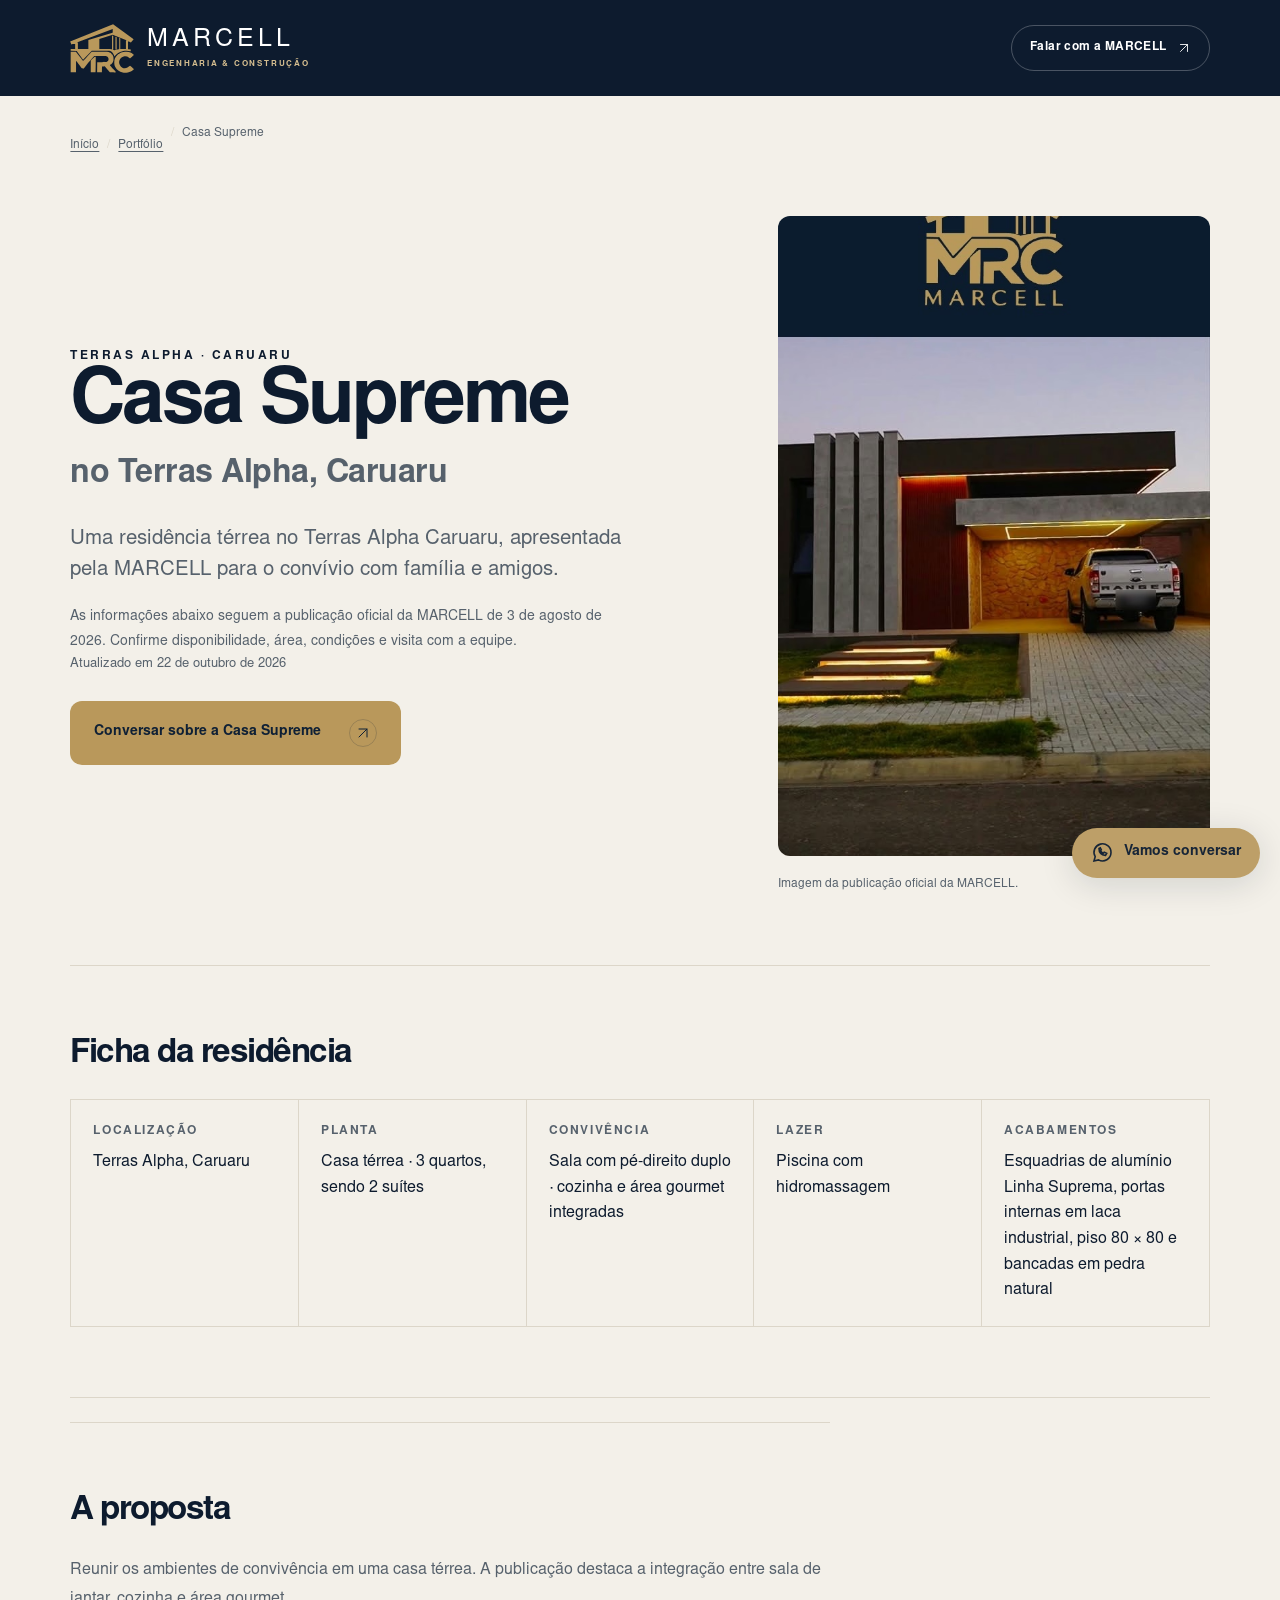
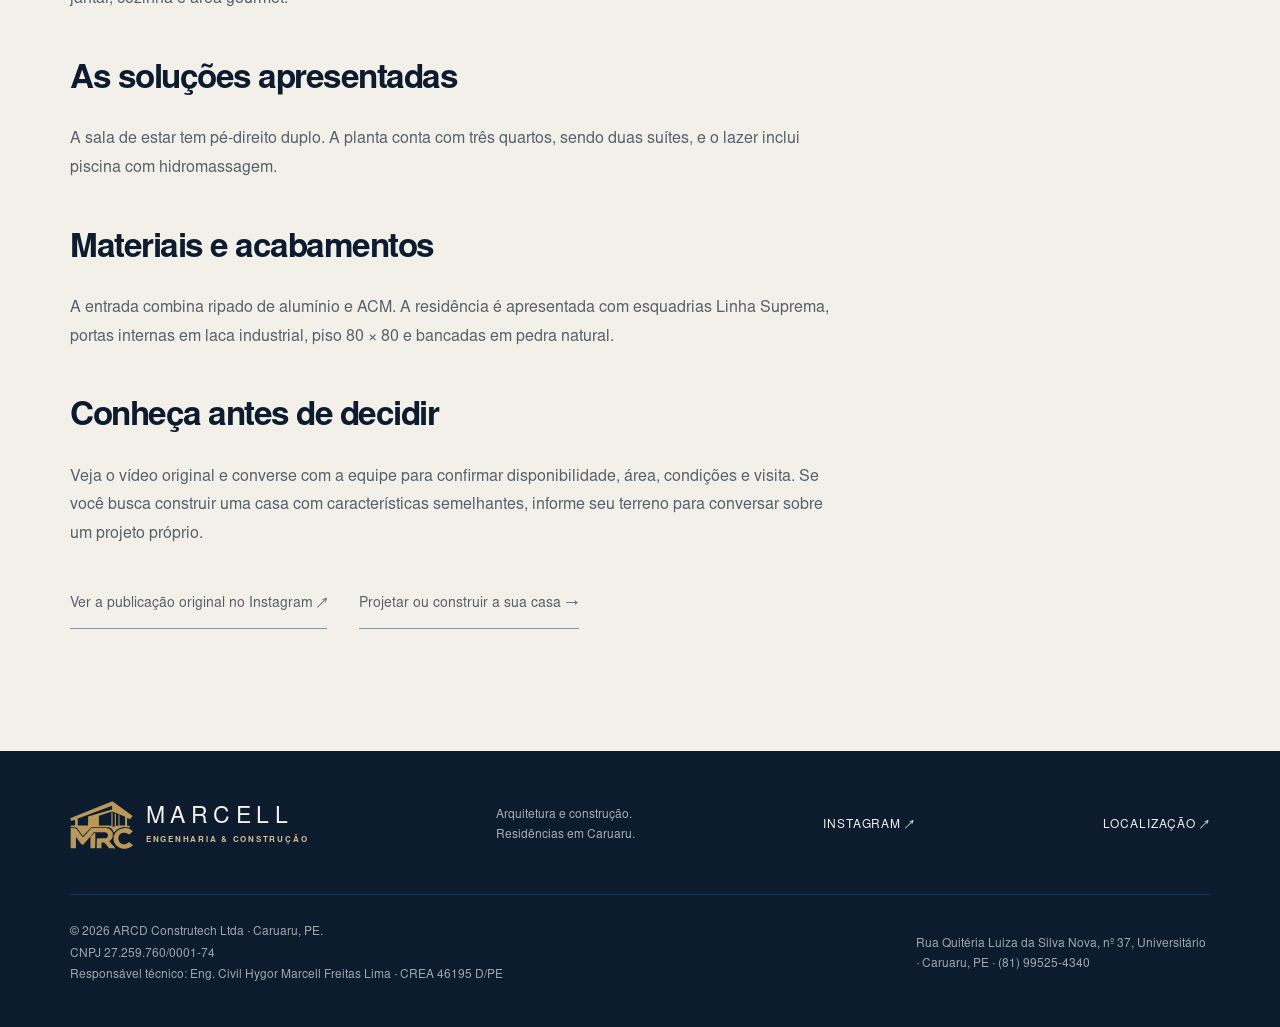
<file: projetos/casa-supreme.html>
<!doctype html>
<html lang="pt-BR"><head><meta charset="UTF-8"><meta name="viewport" content="width=device-width, initial-scale=1"><meta name="theme-color" content="#0d1b2e"><title>Casa Supreme no Terras Alpha, Caruaru | MARCELL Engenharia & Construção</title><meta name="description" content="Casa Supreme, da MARCELL, no Terras Alpha em Caruaru: casa térrea com 3 quartos (2 suítes), pé-direito duplo, área gourmet e piscina com hidromassagem."><meta property="og:title" content="Casa Supreme no Terras Alpha, Caruaru | MARCELL"><meta property="og:description" content="Residência térrea com 3 quartos, sala com pé-direito duplo, área gourmet integrada e piscina com hidromassagem."><meta property="og:image" content="https://arcd-construtech.vercel.app/assets/og-casa-supreme.jpg?v=marcell2"><meta property="og:image:width" content="1200"><meta property="og:image:height" content="630"><meta property="og:image:alt" content="Casa Supreme, residência térrea da MARCELL no Terras Alpha, Caruaru"><meta property="og:type" content="article"><meta property="og:locale" content="pt_BR"><meta property="og:site_name" content="MARCELL Engenharia & Construção"><meta property="og:url" content="https://arcd-construtech.vercel.app/projetos/casa-supreme"><meta name="twitter:card" content="summary_large_image"><link rel="canonical" href="https://arcd-construtech.vercel.app/projetos/casa-supreme"><link rel="icon" href="/favicon.ico" sizes="48x48"><link rel="icon" href="/assets/icon-192.png" type="image/png" sizes="192x192"><link rel="apple-touch-icon" href="/assets/apple-touch-icon.png"><link rel="stylesheet" href="/site.css"><script type="application/ld+json">{"@context":"https://schema.org","@graph":[{"@type":"WebSite","@id":"https://arcd-construtech.vercel.app/#website","url":"https://arcd-construtech.vercel.app/","name":"MARCELL Engenharia & Construção"},{"@type":"GeneralContractor","@id":"https://arcd-construtech.vercel.app/#empresa","name":"MARCELL Engenharia & Construção","url":"https://arcd-construtech.vercel.app/"},{"@type":"WebPage","@id":"https://arcd-construtech.vercel.app/projetos/casa-supreme#webpage","url":"https://arcd-construtech.vercel.app/projetos/casa-supreme","name":"Casa Supreme no Terras Alpha, Caruaru","inLanguage":"pt-BR","isPartOf":{"@id":"https://arcd-construtech.vercel.app/#website"},"publisher":{"@id":"https://arcd-construtech.vercel.app/#empresa"},"dateModified":"2026-10-22","breadcrumb":{"@id":"https://arcd-construtech.vercel.app/projetos/casa-supreme#breadcrumb"},"primaryImageOfPage":{"@type":"ImageObject","url":"https://arcd-construtech.vercel.app/assets/supreme.jpg?v=marcell2","width":640,"height":1136},"about":{"@type":"SingleFamilyResidence","name":"Casa Supreme","numberOfBedrooms":3,"image":"https://arcd-construtech.vercel.app/assets/supreme.jpg?v=marcell2","description":"Residência térrea com três quartos, sendo duas suítes, sala de estar com pé-direito duplo, sala de jantar, cozinha e área gourmet integradas e piscina com hidromassagem.","address":{"@type":"PostalAddress","addressLocality":"Caruaru","addressRegion":"PE","addressCountry":"BR"},"containedInPlace":{"@type":"Place","name":"Terras Alpha Caruaru"}}},{"@type":"BreadcrumbList","@id":"https://arcd-construtech.vercel.app/projetos/casa-supreme#breadcrumb","itemListElement":[{"@type":"ListItem","position":1,"name":"Início","item":"https://arcd-construtech.vercel.app/"},{"@type":"ListItem","position":2,"name":"Portfólio","item":"https://arcd-construtech.vercel.app/#portfolio"},{"@type":"ListItem","position":3,"name":"Casa Supreme","item":"https://arcd-construtech.vercel.app/projetos/casa-supreme"}]}]}</script></head>
<body class="case-page"><a class="skip" href="#principal">Ir para o conteúdo</a>
<header><a class="brand" href="/" aria-label="MARCELL Engenharia & Construção — página inicial"><img src="/assets/brand/marcell-emblema-ouro.svg" alt="" width="70" height="54"><span>MARCELL <small>ENGENHARIA &amp; CONSTRUÇÃO</small></span></a><a class="case-cta" href="/#contato">Falar com a MARCELL <svg class="icon-arrow" viewBox="0 0 24 24" aria-hidden="true" focusable="false"><path d="M6 18 18 6M6 6h12v12"/></svg></a></header>
<main id="principal">
<nav class="case-breadcrumb" aria-label="Você está em"><ol><li><a href="/">Início</a></li><li><a href="/#portfolio">Portfólio</a></li><li aria-current="page">Casa Supreme</li></ol></nav>
<article class="case-article">
<div class="case-hero"><div class="case-intro"><div class="eyebrow">TERRAS ALPHA · CARUARU</div><h1>Casa Supreme <span class="case-h1-place">no Terras Alpha, Caruaru</span></h1><p class="lead">Uma residência térrea no Terras Alpha Caruaru, apresentada pela MARCELL para o convívio com família e amigos.</p><p>As informações abaixo seguem a publicação oficial da MARCELL de 3 de agosto de 2026. Confirme disponibilidade, área, condições e visita com a equipe.</p><p class="case-updated">Atualizado em <time datetime="2026-10-22">22 de outubro de 2026</time></p><a class="button" href="https://wa.me/5581995254340?text=Ol%C3%A1%2C%20vim%20pelo%20site%20da%20MARCELL%20e%20quero%20saber%20sobre%20a%20Casa%20Supreme%20no%20Terras%20Alpha." target="_blank" rel="noopener noreferrer">Conversar sobre a Casa Supreme <span><svg class="icon-arrow" viewBox="0 0 24 24" aria-hidden="true" focusable="false"><path d="M6 18 18 6M6 6h12v12"/></svg></span></a></div>
<figure class="case-photo"><picture><source type="image/avif" srcset="/assets/img/supreme-400.avif?v=marcell2 400w, /assets/img/supreme-640.avif?v=marcell2 640w" sizes="(max-width: 700px) 90vw, 40vw"><source type="image/webp" srcset="/assets/img/supreme-400.webp?v=marcell2 400w, /assets/img/supreme-640.webp?v=marcell2 640w" sizes="(max-width: 700px) 90vw, 40vw"><img src="/assets/supreme.jpg?v=marcell2" alt="Fachada da Casa Supreme, no Terras Alpha Caruaru" width="640" height="1136" fetchpriority="high"></picture><figcaption>Imagem da publicação oficial da MARCELL.</figcaption></figure></div>
<section class="case-facts" aria-labelledby="facts-title"><h2 id="facts-title">Ficha da residência</h2><dl><div><dt>Localização</dt><dd>Terras Alpha, Caruaru</dd></div><div><dt>Planta</dt><dd>Casa térrea · 3 quartos, sendo 2 suítes</dd></div><div><dt>Convivência</dt><dd>Sala com pé-direito duplo · cozinha e área gourmet integradas</dd></div><div><dt>Lazer</dt><dd>Piscina com hidromassagem</dd></div><div><dt>Acabamentos</dt><dd>Esquadrias de alumínio Linha Suprema, portas internas em laca industrial, piso 80 × 80 e bancadas em pedra natural</dd></div></dl></section>
<section class="case-story" aria-label="Estudo do projeto"><h2>A proposta</h2><p>Reunir os ambientes de convivência em uma casa térrea. A publicação destaca a integração entre sala de jantar, cozinha e área gourmet.</p><h2>As soluções apresentadas</h2><p>A sala de estar tem pé-direito duplo. A planta conta com três quartos, sendo duas suítes, e o lazer inclui piscina com hidromassagem.</p><h2>Materiais e acabamentos</h2><p>A entrada combina ripado de alumínio e ACM. A residência é apresentada com esquadrias Linha Suprema, portas internas em laca industrial, piso 80 × 80 e bancadas em pedra natural.</p><h2>Conheça antes de decidir</h2><p>Veja o vídeo original e converse com a equipe para confirmar disponibilidade, área, condições e visita. Se você busca construir uma casa com características semelhantes, informe seu terreno para conversar sobre um projeto próprio.</p><p class="case-links"><a class="text-link" href="https://www.instagram.com/arcdconstrutech/reel/DblJe49I2s0/" target="_blank" rel="noopener noreferrer">Ver a publicação original no Instagram ↗</a><a class="text-link" href="/#solucoes">Projetar ou construir a sua casa →</a></p></section>
</article></main>
<footer><div class="footer-top"><a class="brand" href="/"><img src="/assets/brand/marcell-emblema-ouro.svg" alt="" width="70" height="54"><span>MARCELL <small>ENGENHARIA &amp; CONSTRUÇÃO</small></span></a><p>Arquitetura e construção. <br>Residências em Caruaru.</p><a href="https://www.instagram.com/arcdconstrutech/" target="_blank" rel="noopener noreferrer">INSTAGRAM ↗</a><a href="https://www.google.com/maps?cid=8965470404311113653" target="_blank" rel="noopener noreferrer">LOCALIZAÇÃO ↗</a></div><div class="footer-bottom"><span>© 2026 ARCD Construtech Ltda · Caruaru, PE. <br>CNPJ 27.259.760/0001-74 <br>Responsável técnico: Eng. Civil Hygor Marcell Freitas Lima · CREA 46195 D/PE</span><small>Rua Quitéria Luiza da Silva Nova, nº 37, Universitário · Caruaru, PE · (81) 99525-4340</small></div></footer>
<a class="floating" href="https://wa.me/5581995254340?text=Ol%C3%A1%2C%20vim%20pelo%20site%20da%20MARCELL%20e%20quero%20saber%20sobre%20a%20Casa%20Supreme." target="_blank" rel="noopener noreferrer" aria-label="Conversar com a MARCELL no WhatsApp sobre a Casa Supreme"><svg viewBox="0 0 24 24" fill="none" stroke="currentColor" stroke-width="1.6" aria-hidden="true"><path d="M20 11.5a8.5 8.5 0 0 1-12.5 7.4L3 20l1.2-4.3A8.5 8.5 0 1 1 20 11.5Z"/><path d="M8 7.5c0 4 2.5 6.5 6.5 7l1.2-2.2-2.5-1-1 1c-1.5-.6-2.2-1.4-2.7-2.7l.8-.8-1-2Z"/></svg><span>Vamos conversar</span></a>
</body></html>
</file>
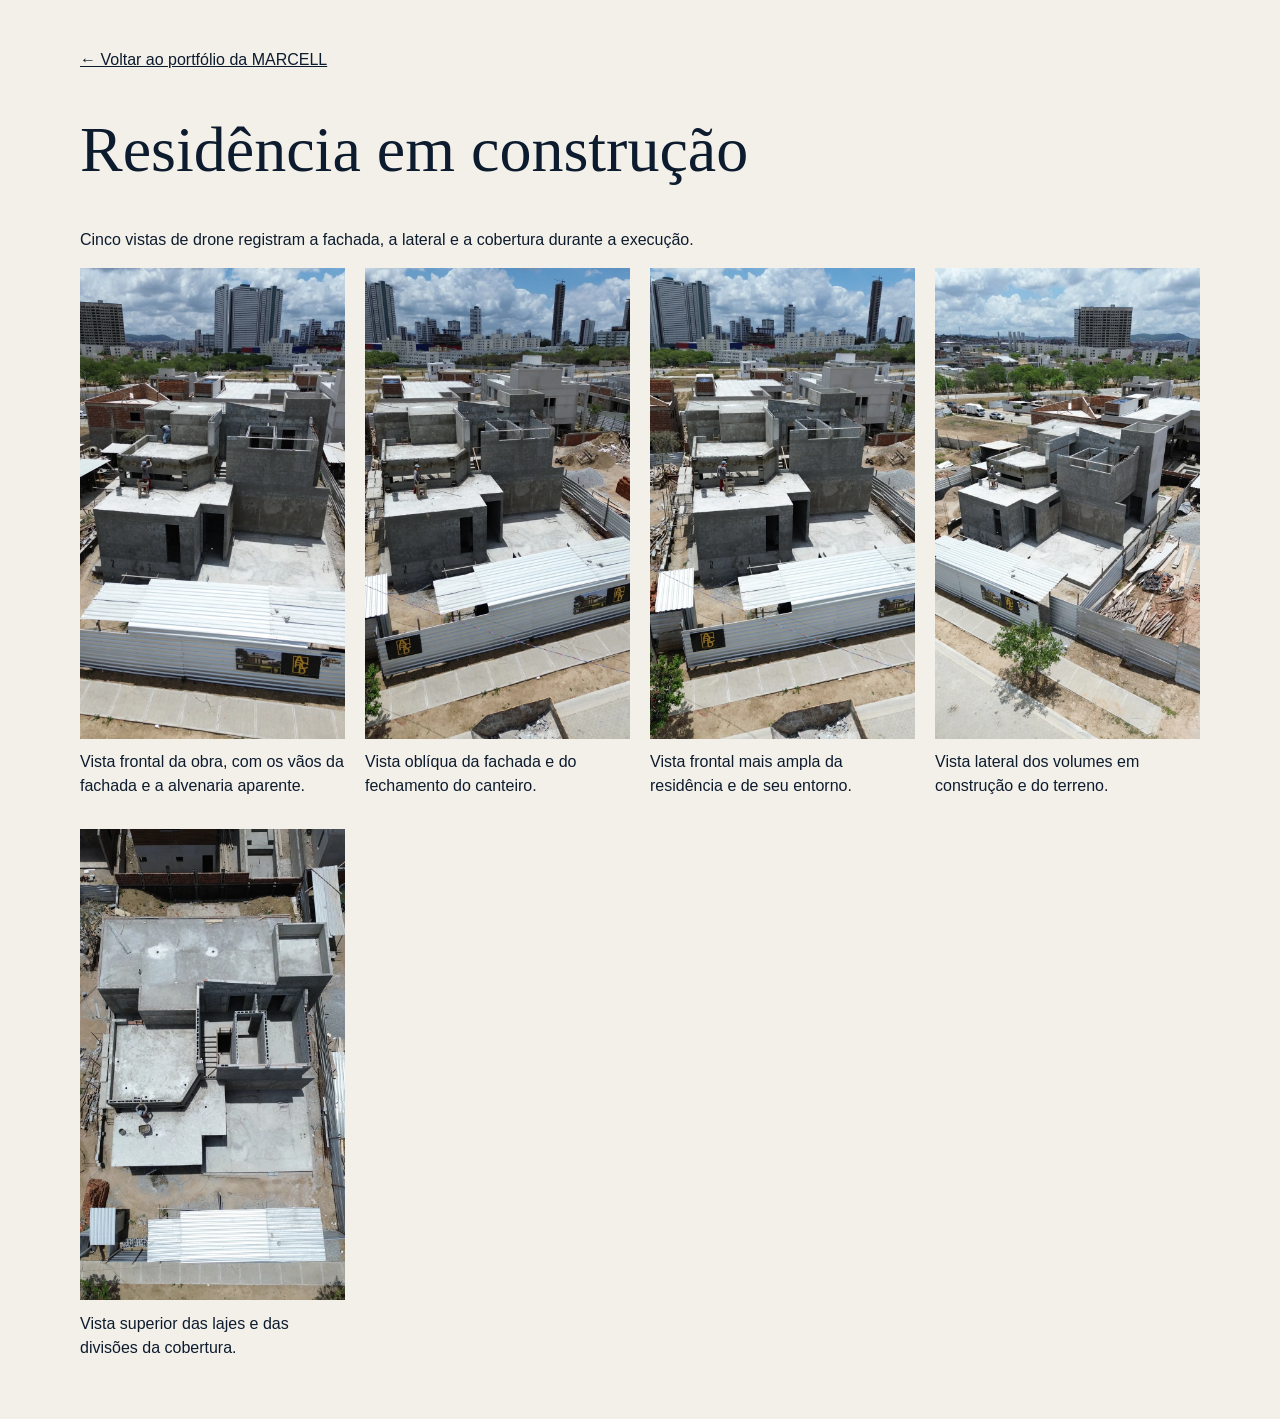
<file: projetos/residencia-em-construcao.html>
<!doctype html>
<html lang="pt-BR"><head><meta charset="utf-8"><meta name="viewport" content="width=device-width, initial-scale=1">
<title>Residência em construção | MARCELL</title>
<style>
* { box-sizing:border-box } body { margin:0; background:#f3f0e9; color:#0d1b2e; font:1rem/1.5 Arial,sans-serif }
main { max-width:76rem; margin:auto; padding:clamp(1rem,4vw,3rem) } a { color:inherit } h1 { font:normal clamp(2rem,5vw,4rem)/1.1 Georgia,serif }
section { display:grid; grid-template-columns:repeat(auto-fit,minmax(min(100%,16rem),1fr)); gap:1.25rem } figure { margin:0 } img { display:block;width:100%;height:auto } figcaption { padding:.7rem 0 }
</style></head><body><main><a href="/#portfolio">← Voltar ao portfólio da MARCELL</a><h1>Residência em construção</h1><p>Cinco vistas de drone registram a fachada, a lateral e a cobertura durante a execução.</p><section aria-label="Fotos da obra"><figure><img src="../assets/img/obra-drone-139.webp" alt="Vista frontal da obra, com os vãos da fachada e a alvenaria aparente." width="844" height="1500"><figcaption>Vista frontal da obra, com os vãos da fachada e a alvenaria aparente.</figcaption></figure>
<figure><img src="../assets/img/obra-drone-140.webp" alt="Vista oblíqua da fachada e do fechamento do canteiro." width="844" height="1500"><figcaption>Vista oblíqua da fachada e do fechamento do canteiro.</figcaption></figure>
<figure><img src="../assets/img/obra-drone-141.webp" alt="Vista frontal mais ampla da residência e de seu entorno." width="844" height="1500"><figcaption>Vista frontal mais ampla da residência e de seu entorno.</figcaption></figure>
<figure><img src="../assets/img/obra-drone-142.webp" alt="Vista lateral dos volumes em construção e do terreno." width="844" height="1500"><figcaption>Vista lateral dos volumes em construção e do terreno.</figcaption></figure>
<figure><img src="../assets/img/obra-drone-143.webp" alt="Vista superior das lajes e das divisões da cobertura." width="844" height="1500"><figcaption>Vista superior das lajes e das divisões da cobertura.</figcaption></figure></section></main></body></html>
</file>
<file: site.css>
@font-face{font-family:'Nimbus Sans';font-style:normal;font-weight:400;font-display:swap;src:url('assets/fonts/nimbussans-regular-latin.woff2') format('woff2')}
@font-face{font-family:'Nimbus Sans';font-style:normal;font-weight:500 900;font-display:swap;src:url('assets/fonts/nimbussans-bold-latin.woff2') format('woff2')}
@font-face{font-family:'Nimbus Sans Fallback';src:local('Arial');size-adjust:100%}
@font-face{font-family:'P052';font-style:italic;font-weight:400;font-display:swap;src:url('assets/fonts/p052-italic-latin.woff2') format('woff2')}
/* MARCELL Engenharia & Construção: folha única. Antes eram 7 arquivos (style, premium, construction,
   gallery, reviews, copy, typography), mantidos aqui na mesma ordem de cascata. */

/* ---- style.css ---- */

:root{--paper:#f5f2ea;--ink:#0e1d30;--muted:#5c6772;--gold:#b69558;--line:#dcd7ca;--dark:#0a1624}*{box-sizing:border-box}html{scroll-behavior:smooth;scroll-padding-top:98px}body{margin:0;background:var(--paper);color:var(--ink);font-family:'Nimbus Sans','Nimbus Sans Fallback',Helvetica,Arial,sans-serif}a{color:inherit;text-decoration:none}button,input,select,textarea{font:inherit}button,a,input,select,textarea{-webkit-tap-highlight-color:transparent}button{cursor:pointer}button:focus-visible,a:focus-visible,input:focus-visible,select:focus-visible,textarea:focus-visible,summary:focus-visible{outline:3px solid #856939;outline-offset:5px}header{height:100px;display:flex;align-items:center;justify-content:space-between;padding:0 5%;border-bottom:1px solid var(--line);position:relative;z-index:10;background:var(--paper)}.brand{display:flex;gap:13px;align-items:center}.brand img{border-radius:0;width:auto;height:48px;flex:none}.brand>span{font-family:'Nimbus Sans','Nimbus Sans Fallback',Helvetica,Arial,sans-serif;font-weight:400;font-size:24px;line-height:1.1;letter-spacing:.24em}.brand small{display:block;font-size:8px;letter-spacing:2.6px;margin-top:6px}nav{display:flex;align-items:center;gap:36px;font-size:13px}nav a:hover{color:#6b552e}.nav-cta{border:1px solid var(--ink);padding:14px 18px;display:flex;gap:24px;align-items:center}.nav-cta span{font-size:21px}.menu{display:none}.hero{display:grid;grid-template-columns:1fr 1fr;min-height:680px}.hero-text{padding:64px 8% 34px 10%;display:flex;flex-direction:column}.eyebrow{font-size:10px;letter-spacing:1.8px;font-weight:650;line-height:1.7}.eyebrow i{display:inline-block;width:7px;height:7px;background:#866a39;margin-right:10px;border-radius:50%}h1,h2,h3,p{margin:0}h1,h2{font-family:'Nimbus Sans','Nimbus Sans Fallback',Helvetica,Arial,sans-serif;font-weight:500;letter-spacing:-3px;line-height:1.08}h1{font-size:clamp(42px,4.2vw,72px);margin:30px 0 33px}em{font-family:'P052','Palatino Linotype',Palatino,Georgia,serif;font-weight:400}h1 em{white-space:nowrap}p{line-height:1.7;color:var(--muted);font-size:14px}.hero-bottom p{font-size:13px}.button{display:inline-flex;justify-content:space-between;align-items:center;gap:28px;background:var(--gold);padding:19px 22px;font-weight:600;font-size:13px;border:0;transition:background .2s,transform .2s}.button:hover{background:#b29051;transform:translateY(-2px)}.button span{font-size:23px;line-height:1}.hero-bottom .button{margin-top:27px}.explore{display:flex;gap:20px;font-size:9px;letter-spacing:1.6px;align-items:center;margin-top:auto;padding-top:36px}.explore span{font-size:24px}.hero-photo{position:relative;overflow:hidden;background:#6b7987}.hero-photo>picture>img,.hero-photo>img{width:100%;height:100%;object-fit:cover;object-position:50% center;position:absolute}.hero-photo:after{content:'';position:absolute;inset:50% 0 0;background:linear-gradient(transparent,#050a10b3);pointer-events:none}.photo-caption{position:absolute;bottom:35px;left:35px;right:35px;display:flex;justify-content:space-between;align-items:center;color:white;z-index:1;font-size:10px;letter-spacing:1.5px;line-height:1.8}.photo-caption a{display:grid;place-items:center;border:1px solid #ffffff6b;width:52px;height:52px;border-radius:50%;font-size:28px}.vertical{position:absolute;right:20px;top:25px;writing-mode:vertical-rl;letter-spacing:2px;font-size:8px;color:white}.credentials{display:grid;grid-template-columns:1.2fr 1fr 1fr 1.1fr;margin:0 5%;padding:33px 0;align-items:center;border-bottom:1px solid var(--line)}.credentials>div{border-left:1px solid var(--line);padding-left:18%}.credentials strong{font-family:'Nimbus Sans','Nimbus Sans Fallback',Helvetica,Arial,sans-serif;font-size:45px;font-weight:500;line-height:1}.credentials strong span{font-size:28px;color:#6f5830}.credentials small{display:block;font-size:11px;color:var(--muted);margin-top:10px}.credentials p,.signature{font-size:13px;line-height:1.6}.section{padding:100px 5%}h2{font-size:clamp(35px,3.5vw,54px)}.about{display:grid;grid-template-columns:1fr 2fr 1fr;gap:5%;border-bottom:1px solid var(--line)}.about h2{margin-bottom:30px}.about .lead{font-size:18px;color:var(--ink);max-width:410px;margin-bottom:18px}.about p{max-width:470px}.text-link{display:inline-flex;justify-content:space-between;gap:32px;font-size:12px;border-bottom:1px solid currentColor;padding:8px 0}.about .text-link{margin-top:27px}.about-note{display:flex;flex-direction:column;justify-content:flex-end;position:relative;padding-top:60px}.about-note>span{font-family:'Nimbus Sans','Nimbus Sans Fallback',Helvetica,Arial,sans-serif;font-size:32px;letter-spacing:7px;margin-bottom:14px}.about-note p{font-size:11px}.line-art{height:170px;width:125px;border:1px solid #959fa9;position:absolute;top:0;right:10px;opacity:.5;z-index:-1}.line-art:before,.line-art:after{content:'';position:absolute;inset:20px -20px -20px 20px;border:1px solid #959fa9}.line-art:after{inset:40px -40px -40px 40px}.section-top{display:flex;justify-content:space-between;align-items:flex-end;margin-bottom:35px;gap:30px}.section-top .eyebrow{margin-bottom:20px}.section-top>p{font-size:13px}.filters{display:flex;gap:9px;margin:40px 0 30px;flex-wrap:wrap}.filters button{border:1px solid var(--line);padding:11px 17px;background:transparent;font-size:11px;border-radius:2px}.filters button.active{background:var(--ink);color:white;border-color:var(--ink)}.projects{display:grid;grid-template-columns:1.45fr 1fr;gap:40px 28px;align-items:start}.project{border:0;background:transparent;color:inherit;text-align:left;padding:0;width:100%}.project[hidden]{display:none}.project.featured{grid-row:span 2}.project-image{position:relative;overflow:hidden}.project img{display:block;width:100%;height:300px;object-fit:cover;transition:transform .6s}.project.featured img{height:690px;object-position:50%}.project:not(.featured) img{object-position:center 54%}.project:hover img{transform:scale(1.035)}.project-arrow{position:absolute;top:18px;right:18px;border-radius:50%;background:var(--paper);width:40px;height:40px;display:grid;place-items:center;font-size:25px}.tag{position:absolute;bottom:18px;left:18px;background:var(--paper);padding:9px 12px;font-size:8px;letter-spacing:1px}.project-info{display:flex;justify-content:space-between;gap:12px;align-items:center;margin-top:17px}.project h3,.project .project-title{font-size:16px;font-weight:500}.project-info>span{font-size:10px;color:var(--muted)}.portfolio-footer{display:flex;justify-content:space-between;align-items:center;margin-top:36px;padding-top:24px;border-top:1px solid var(--line)}.portfolio-footer p{font-size:12px}.solutions{background:var(--dark);color:var(--paper)}.solutions p{color:#a7afb8}.solutions .eyebrow{color:#d3ccbd}.solutions .section-top{margin-bottom:55px}.service{display:grid;grid-template-columns:.25fr 1.2fr 1fr .15fr;gap:30px;align-items:center;padding:34px 0;border-top:1px solid #213652}.service:hover{padding-left:12px}.service>span{font-size:10px;color:#a5adb6}.service h3{font-family:'Nimbus Sans','Nimbus Sans Fallback',Helvetica,Arial,sans-serif;font-size:23px;font-weight:400;letter-spacing:-.7px}.service p{font-size:12px}.service b{color:var(--gold);font-weight:400;font-size:32px;text-align:right}.places{border-top:1px solid #213652;padding-top:37px;margin-top:20px}.places>span{font-size:8px;letter-spacing:1.5px;color:#99a2ac}.places p{font-size:19px;margin-top:24px;line-height:1.9}.places i{font-style:normal;color:var(--gold);margin:0 15px}.journey{display:grid;grid-template-columns:1fr 1fr;gap:12%}.journey h2{margin:23px 0 35px}.journey ol{padding:0;margin:0;list-style:none}.journey li{display:flex;gap:28px;border-top:1px solid var(--line);padding:25px 0}.journey li>span{font-size:11px;color:#6f5830;margin-top:5px}.journey h3{font-size:17px;font-weight:500;margin-bottom:8px}.journey p{font-size:12px}.testimonial{display:grid;grid-template-columns:.8fr 1.2fr;background:#e7e4dc;min-height:430px}.testimonial>picture>img,.testimonial>img{width:100%;height:430px;object-fit:cover;object-position:center 35%}.testimonial>div{padding:65px 10%;display:flex;flex-direction:column;align-items:start;justify-content:center}.testimonial h2{font-size:38px;margin:24px 0 20px}.testimonial .button{margin-top:28px}.outline{background:transparent;border:1px solid #525c66}.contact{display:grid;grid-template-columns:1fr 1fr;gap:10%;padding-top:120px;padding-bottom:110px}.contact h2{margin:24px 0 28px;font-size:clamp(36px,3.7vw,58px)}.contact p{font-size:13px}.phone{display:block;font-size:24px;letter-spacing:-1px;margin-top:36px}.instagram{display:inline-block;font-size:11px;margin-top:14px;border-bottom:1px solid var(--line);padding-bottom:4px}form{padding:35px;background:#ebe8e0}form>label{display:block;font-size:11px;font-weight:500;margin-bottom:10px}label span{font-weight:400;color:var(--muted)}input:not([type=checkbox]),select,textarea{width:100%;border:0;border-bottom:1px solid #aeb6be;background:transparent;padding:12px 0 16px;color:var(--ink);border-radius:0;font-size:13px;margin-bottom:26px}textarea{resize:vertical}.consent{display:flex;align-items:flex-start;gap:7px;font-size:10px;line-height:1.6;margin-bottom:22px}.consent input{accent-color:var(--ink)}form>.button{width:100%}form>small{font-size:9px;color:var(--muted);line-height:1.6;display:block;margin-top:15px}#form-status{margin-top:12px;font-size:11px}.faq{display:grid;grid-template-columns:.75fr 1fr 1.7fr;gap:35px;border-top:1px solid var(--line);padding-top:70px;padding-bottom:80px}.faq h2{font-size:35px;letter-spacing:-1.6px}.faq details{border-bottom:1px solid var(--line);padding:0 0 19px;margin-bottom:20px}.faq summary{cursor:pointer;font-size:13px;list-style:none;display:flex;justify-content:space-between;gap:20px}.faq summary:after{content:'+';font-size:20px;line-height:1}.faq details[open] summary:after{content:'−'}.faq details p{font-size:12px;margin-top:15px}footer{background:var(--dark);color:var(--paper);padding:45px 5% 24px}.footer-top{display:flex;justify-content:space-between;gap:24px;align-items:center;padding-bottom:38px}.footer-top p{font-size:12px;color:#a7afb8}.footer-top>a:not(.brand){font-size:9px;letter-spacing:1.5px}.footer-bottom{padding-top:25px;border-top:1px solid #213652;display:flex;align-items:center;justify-content:space-between;gap:20px;font-size:10px;color:#9fa8b1}.footer-bottom small{font-size:8px;max-width:360px;line-height:1.6}.footer-bottom button{background:transparent;border:0;color:inherit;font-size:10px}.floating{position:fixed;bottom:22px;right:24px;z-index:12;background:var(--gold);padding:13px 18px;border-radius:30px;display:flex;align-items:center;gap:9px;box-shadow:0 4px 22px #08111c24;font-size:11px;font-weight:600}.floating svg{width:24px;height:24px}dialog{padding:0;border:0;max-width:900px;width:90%;max-height:90vh;background:var(--paper);color:var(--ink);overflow:auto}dialog::backdrop{background:#070f1ae0;backdrop-filter:blur(5px)}#project-dialog[open]{display:grid;grid-template-columns:1fr 1fr}#dialog-image{width:100%;height:100%;min-height:440px;max-height:75vh;object-fit:cover}.dialog-copy{padding:46px 32px}.dialog-copy h2{font-size:34px;letter-spacing:-1.5px;margin:20px 0}.dialog-copy p{margin-bottom:20px}.dialog-copy .button{margin-top:28px;font-size:11px}.close{position:absolute;right:10px;top:10px;width:36px;height:36px;background:var(--paper);border:1px solid var(--line);border-radius:50%;font-size:26px;z-index:1}#privacy-dialog{max-width:650px}.skip{position:absolute;top:-70px;left:20px;z-index:50;background:var(--gold);padding:14px}.skip:focus{top:10px}[hidden]{display:none!important}@media(min-width:1600px){body{max-width:1800px;margin:auto}.hero{min-height:780px}}@media(max-width:1000px){header{height:85px}nav{gap:20px}.hero{min-height:620px}.hero-text{padding-top:40px}.eyebrow{font-size:8px}h1{letter-spacing:-2px}.hero-bottom .button{font-size:11px;padding:16px;gap:14px}.about{grid-template-columns:.7fr 2fr}.about-note{display:none}.project-info{display:block}.project-info>span{display:block;margin-top:6px}.project.featured img{height:670px}.service h3{font-size:20px}.faq{grid-template-columns:1fr 2fr}.faq>.eyebrow{grid-column:span 2}.testimonial h2{font-size:31px}.footer-bottom small{max-width:240px}}@media(max-width:700px){html{scroll-padding-top:30px}header{height:82px;padding:0 6%}.brand img{height:38px;width:auto}.brand>span{font-size:21px}.brand small{font-size:6px}.menu{display:block;border:1px solid var(--line);background:transparent;width:40px;height:40px;font-size:21px}nav{display:none;position:absolute;left:0;right:0;top:82px;background:var(--paper);padding:25px 6%;border-bottom:1px solid var(--line);align-items:stretch;gap:22px}nav.open{display:flex;flex-direction:column}.nav-cta{justify-content:space-between}.hero{display:flex;flex-direction:column;min-height:0}.hero-text{padding:37px 6% 24px}.eyebrow{font-size:8px;letter-spacing:1.3px}h1{font-size:45px;letter-spacing:-2.3px;line-height:1.1;margin:24px 0}.hero-bottom p{font-size:12px}.hero-bottom{display:flex;flex-direction:column;align-items:start}.hero-bottom .button{font-size:12px;padding:17px 19px;margin-top:23px}.explore{padding-top:24px;font-size:8px}.hero-photo{height:355px;min-height:355px}.hero-photo>picture>img,.hero-photo>img{object-position:center}.photo-caption{bottom:23px;left:23px;right:23px;font-size:8px}.vertical{font-size:7px}.credentials{grid-template-columns:1fr 1fr;padding:25px 0;gap:25px 15px;margin:0 6%}.credentials>p{font-size:12px}.credentials>div{padding-left:18px}.credentials>div:nth-child(3){border-left:0;padding-left:0}.credentials strong{font-size:36px}.credentials small{font-size:10px}.signature{font-size:11px}.section{padding:65px 6%}.about{display:block}.about>.eyebrow{margin-bottom:24px}h2{font-size:37px;letter-spacing:-1.8px}.about .lead{font-size:16px}.about p{font-size:13px}.section-top{display:block;margin-bottom:27px}.section-top>p{margin-top:20px;font-size:12px}.section-top .eyebrow{margin-bottom:20px}.filters{gap:6px;margin:25px 0}.filters button{font-size:10px;padding:9px 11px}.projects{grid-template-columns:1fr;gap:28px}.project.featured{grid-row:auto}.project.featured img{height:350px}.project img{height:340px}.project-info{display:flex;align-items:start}.project h3,.project .project-title{font-size:15px}.project-info>span{font-size:9px;margin-top:3px}.portfolio-footer{display:block;margin-top:25px}.portfolio-footer .text-link{margin-top:12px}.service{grid-template-columns:20px 1fr 20px;gap:16px;padding:26px 0}.service h3{font-size:20px}.service p{grid-column:2;grid-row:2;font-size:12px}.service b{grid-column:3;grid-row:1}.places p{font-size:15px}.places i{margin:0 8px}.journey{display:block}.journey ol{margin-top:35px}.testimonial{grid-template-columns:1fr}.testimonial>picture>img,.testimonial>img{height:300px;object-position:center 30%}.testimonial>div{padding:40px 6%}.testimonial h2{font-size:32px}.testimonial p{font-size:12px}.contact{display:block}.contact h2{font-size:42px}.contact form{margin-top:35px;padding:25px}.phone{font-size:22px}.faq{display:block}.faq h2{margin:22px 0 35px}.faq summary{font-size:12px}.footer-top{display:grid;grid-template-columns:1fr 1fr;gap:30px}.footer-top p{font-size:10px}.footer-bottom{display:flex;flex-wrap:wrap;align-items:start}.footer-bottom small{max-width:100%;order:3}.floating{right:15px;bottom:15px;padding:12px}.floating span{display:none}.floating svg{width:26px;height:26px}#project-dialog[open]{display:block}#dialog-image{height:270px;min-height:0}.dialog-copy{padding:30px 24px}.dialog-copy h2{font-size:30px}.dialog-copy p{font-size:12px}}@media(prefers-reduced-motion:reduce){html{scroll-behavior:auto}*,*:before,*:after{transition:none!important;animation:none!important}}

.dialog-copy .text-link{display:table}.dialog-copy .button{display:flex}

.footer-credit{margin-top:22px;padding-top:18px;border-top:1px solid #213652;text-align:center;font-size:11px;color:#d6d0c1}.footer-credit a{display:inline-block;padding:6px 0;text-decoration:underline;text-underline-offset:4px}.footer-credit a:hover{color:var(--gold)}

.service{grid-template-columns:1.2fr 1fr .15fr}@media(max-width:700px){.service{grid-template-columns:1fr 20px}.service p{grid-column:1}.service b{grid-column:2}}

/* ---- premium.css ---- */
/* Architectural editorial direction: warm stone, deep olive, light and space. */
:root{--paper:#f3f0e9;--ink:#0d1b2e;--muted:#5d6670;--gold:#b9985b;--gold-light:#d4bd8f;--slate:#78818b;--dark:#0d1b2e;--line:#dcd6c9;--ease:cubic-bezier(.22,1,.36,1)}
body{max-width:none;overflow-x:clip}::selection{background:#bc9d65;color:#0c192a}.page-progress{position:fixed;top:0;left:0;height:2px;width:100%;transform:scaleX(0);transform-origin:left;background:#b99a61;z-index:100;pointer-events:none}header{position:absolute;top:0;left:0;width:100%;height:112px;border:0;background:transparent;color:white;padding:0 5.5%;transition:background .45s,box-shadow .45s,transform .45s;color:white}header .brand img{height:49px;width:auto}header .brand>span{font-size:25px;letter-spacing:4px}header nav{gap:34px}header nav a:hover{color:#bea16c}.nav-cta{border-color:#ffffff5c;border-radius:12px;padding:12px 22px;background:#ffffff08;backdrop-filter:blur(10px);font-size:11px;letter-spacing:.3px}.nav-cta:hover{background:#ffffff18}header.is-scrolled{position:fixed;top:14px;left:3%;width:94%;height:76px;border-radius:20px;background:#0c192bf0;box-shadow:0 6px 35px #070f191a;backdrop-filter:blur(18px);animation:header-appear .5s var(--ease) both}header.is-scrolled .brand img{height:39px;width:auto}header.is-scrolled .brand>span{font-size:21px}
.hero{position:relative;display:block;min-height:820px;height:100svh;max-height:1100px;background:#102138;isolation:isolate;color:white;overflow:hidden;border-radius:0}.hero-photo{position:absolute;inset:0;z-index:-2;background:#102138}.hero-photo>picture>img,.hero-photo>img{width:100%;height:112%;top:-6%;object-fit:cover;object-position:50% 54%;will-change:transform;animation:hero-image 1.8s var(--ease) both}.hero-photo:after{inset:0;background:linear-gradient(90deg,#070f1ac9 0%,#0a162475 45%,#09142115 85%),linear-gradient(0deg,#08101bc4,transparent 30%,transparent 75%,#09132070);z-index:1}.hero-text{padding:190px 5.5% 55px;position:relative;z-index:2;min-height:100%;width:100%;pointer-events:none}.hero-text>*{pointer-events:auto;align-self:flex-start}.hero .eyebrow{color:#ded9ce;letter-spacing:3px;font-size:9px}.hero .eyebrow i{background:#ba9c63;box-shadow:0 0 18px #bda06a70}.hero h1{font-size:clamp(64px,6.5vw,105px);letter-spacing:-5px;line-height:1.02;font-weight:400;margin:34px 0 30px;max-width:1000px;text-shadow:0 2px 50px #08121e30}.hero h1 em{color:#c0a470;font-weight:400}.hero-bottom{display:flex;align-items:center;gap:45px}.hero-bottom p{color:#e6e2da;font-size:12px;line-height:1.8}.hero-bottom .button{margin-top:0}.button{border-radius:12px;position:relative;overflow:hidden;font-size:12px;padding:18px 24px;transition:background .35s,box-shadow .35s,transform .35s;color:#0f2035;box-shadow:0 0 0 0 #ba9b6125}.button:hover{background:#bfa36e;transform:translateY(-3px);box-shadow:0 7px 30px #b7975b20}.button span{display:grid;place-items:center;border:1px solid #10223930;border-radius:50%;height:28px;width:28px;font-size:18px;transition:transform .4s var(--ease)}.button:hover span{transform:rotate(45deg)}.explore{margin-top:auto;padding-top:42px;font-size:8px;letter-spacing:2px;gap:18px}.explore span{display:grid;place-items:center;width:38px;height:38px;border:1px solid #dcd7cb55;border-radius:50%;font-size:17px;animation:arrow-float 3s ease-in-out infinite}.hero .photo-caption{left:auto;right:5.5%;bottom:53px;gap:35px;font-size:8px;letter-spacing:2px}.hero .photo-caption a{width:70px;height:70px;border-color:#ebe0cd7a;transition:background .4s,transform .4s}.hero .photo-caption a:hover{background:#ba9b612a;transform:rotate(45deg)}.vertical{top:45%;right:28px;font-size:7px;letter-spacing:3px;color:#f0e9db}.hero .photo-caption{z-index:3}.hero-seal{position:absolute;right:8%;top:28%;width:112px;height:112px;border:1px solid #ffffff4a;border-radius:50%;display:flex;flex-direction:column;align-items:center;justify-content:center;color:#eee6d6;z-index:3;backdrop-filter:blur(4px);background:#0f203610;transform:rotate(10deg);pointer-events:none}.hero-seal span{font-family:'P052','Palatino Linotype',Palatino,Georgia,serif;font-style:italic;font-size:24px}.hero-seal small{font-size:7px;letter-spacing:2px;margin-top:8px}.credentials{padding:42px 2%;margin:0 5.5%;border-bottom:1px solid var(--line);grid-template-columns:1.2fr 1fr 1fr 1.2fr}.credentials strong{font-family:'Nimbus Sans','Nimbus Sans Fallback',Helvetica,Arial,sans-serif;font-size:60px;letter-spacing:-2px;font-weight:400}.credentials strong span{font-size:35px;color:#697785}.credentials>div{padding-left:22%;border-color:#d9d3c5}.credentials small{font-size:10px;letter-spacing:.4px}.credentials p,.signature{font-size:12px}
.section{padding:120px 7%}h2{font-size:clamp(38px,4vw,64px);letter-spacing:-2.9px;line-height:1.12}h2 em{color:#6f7d8c}.eyebrow{font-size:8px;letter-spacing:2.5px;font-weight:500}.about{grid-template-columns:.6fr 1.45fr 1fr;gap:6%;align-items:center;border:0;padding-top:140px;padding-bottom:150px;position:relative}.about>.eyebrow{align-self:start;padding-top:10px}.about h2{margin-bottom:32px}.about .lead{font-size:18px;line-height:1.6}.about p{font-size:13px}.text-link{font-size:11px;border-bottom-color:#8995a1;padding-bottom:12px;transition:gap .35s,color .35s}.text-link:hover{gap:45px;color:#5a6571}.about-note{padding:0;display:block;align-self:stretch;position:relative}.about-note>span,.about-note>p,.about-note .line-art{display:none}.about-portrait{display:block;position:relative;height:100%;min-height:360px;overflow:hidden;border-radius:12px;transform:none;box-shadow:12px 15px 0 #e6e2d9}.about-portrait img{width:100%;height:100%;position:absolute;object-fit:cover;object-position:50% 48%;transition:transform 1s var(--ease)}.about-portrait:hover img{transform:scale(1.05)}.about-portrait figcaption{position:absolute;bottom:22px;left:20px;right:20px;color:white;font-size:8px;line-height:1.8;letter-spacing:1.5px;background:#0c192b85;border-radius:12px;padding:15px 17px;backdrop-filter:blur(10px)}.about:after{content:'ARCD';font-family:'Nimbus Sans','Nimbus Sans Fallback',Helvetica,Arial,sans-serif;position:absolute;font-size:20vw;letter-spacing:-1.5vw;font-weight:500;bottom:-70px;left:3%;color:#e0dcd131;pointer-events:none;z-index:-1}.material-band{display:flex;align-items:center;justify-content:center;gap:4vw;padding:35px 4%;border-top:1px solid var(--line);border-bottom:1px solid var(--line);font-family:'P052','Palatino Linotype',Palatino,Georgia,serif;font-style:italic;font-size:clamp(19px,2.3vw,36px);color:#6f7e8d;overflow:hidden}.material-band i{font-size:16px;font-style:normal;color:#959faa}.material-band span{white-space:nowrap}.portfolio{padding-top:125px;background:#ece9e2;border-radius:0;margin-top:75px}.section-top{margin-bottom:50px}.section-top>p{line-height:1.8;font-size:12px}.filters{gap:8px;margin:35px 0 44px}.filters button{border-radius:30px;padding:12px 20px;font-size:10px;transition:background .3s,color .3s,border .3s}.filters button:hover{border-color:#717f8e}.filters button.active{background:var(--dark)}.projects{grid-template-columns:1.25fr 1fr;gap:65px 55px}.project.featured{grid-row:span 2}.project-image{border-radius:8px}.project.featured .project-image{border-radius:8px}.project.featured img{height:820px}.project:not(.featured) img{height:350px}.project img{transition:transform 1.2s var(--ease),filter .7s;filter:saturate(.85)}.project:hover img{transform:scale(1.065);filter:saturate(1)}.project-arrow{width:48px;height:48px;top:20px;right:20px;background:#f4f1e9ec;font-size:24px;transition:transform .4s,background .4s}.project:hover .project-arrow{transform:rotate(45deg);background:var(--gold)}.project.featured .project-arrow{top:auto;bottom:22px}.tag{border-radius:20px;padding:11px 15px;bottom:22px;left:22px;background:#f4f1e9e0;backdrop-filter:blur(5px);font-size:7px;letter-spacing:1.5px}.project.featured .tag{bottom:29px;left:25px;max-width:65%}.project-info{padding:3px 2px}.project h3,.project .project-title{font-family:'Nimbus Sans','Nimbus Sans Fallback',Helvetica,Arial,sans-serif;font-size:18px;letter-spacing:-.5px}.project-info>span{font-size:9px}.portfolio-footer{margin-top:55px;padding-top:30px}.portfolio-footer p{font-size:11px}.solutions{border-radius:0;position:relative;overflow:hidden}.solutions:before{content:'';position:absolute;width:650px;height:650px;border:1px solid #84909d30;border-radius:50%;top:-230px;right:-300px;pointer-events:none}.solutions:after{content:'';position:absolute;width:850px;height:850px;border:1px solid #84909d1c;border-radius:50%;top:-330px;right:-400px;pointer-events:none}.solutions .section-top{position:relative;z-index:1;margin-bottom:70px}.solutions h2 em{color:#9fa8b2}.solutions .eyebrow{color:#b4bac1}.service{position:relative;padding:38px 0;gap:40px;border-color:#ffffff21;border-radius:0;isolation:isolate}.service:before{content:'';position:absolute;inset:7px -24px;background:#ffffff06;border-radius:18px;opacity:0;transform:scale(.98);transition:opacity .4s,transform .4s;z-index:-1}.service:hover{padding-left:0}.service:hover:before{opacity:1;transform:scale(1)}.service h3{font-size:27px;transition:transform .4s var(--ease)}.service:hover h3{transform:translateX(10px)}.service p{max-width:350px;font-size:12px}.service b{border:1px solid #adb5bd50;width:48px;height:48px;border-radius:50%;font-size:24px;display:grid;place-items:center;transition:background .4s,transform .4s}.service:hover b{background:#85919e20;transform:rotate(45deg)}.places{border-color:#ffffff21;margin-top:28px}.places p{font-family:'Nimbus Sans','Nimbus Sans Fallback',Helvetica,Arial,sans-serif;font-size:24px;font-weight:400;color:#d5cebf}.places i{color:#7c8997;margin:0 20px}.journey{padding-top:145px;padding-bottom:145px}.journey ol{border-left:1px solid #b6bdc4;padding-left:35px;margin-left:10px}.journey li{border:0;position:relative;padding:8px 0 38px}.journey li:last-child{padding-bottom:0}.journey li:before{content:'';width:9px;height:9px;border-radius:50%;background:#768493;position:absolute;left:-40px;top:15px;box-shadow:0 0 0 7px var(--paper)}.journey h3{font-size:19px}.journey p{max-width:360px;font-size:13px}.testimonial{margin:0 5%;border-radius:14px;overflow:hidden;min-height:520px;background:#e3ded4;grid-template-columns:1fr 1.2fr}.testimonial>picture>img,.testimonial>img{height:520px;object-position:center 35%;border-radius:0}.testimonial>div{padding:70px 12%}.testimonial h2{font-size:43px;letter-spacing:-1.8px}.testimonial h2 em{color:#63707d}.testimonial .outline{background:transparent;color:#19283c;border-color:#919ca7;padding:15px 20px}.testimonial .outline:hover{background:#f4f1e970}.testimonial p{font-size:12px}.contact{position:relative;padding-top:150px;padding-bottom:130px;gap:10%}.contact h2{font-size:clamp(40px,4.6vw,70px);line-height:1.1}.contact h2 em{color:#6f7d8c}.contact .phone{font-family:'Nimbus Sans','Nimbus Sans Fallback',Helvetica,Arial,sans-serif;letter-spacing:-.5px;font-size:28px}.contact form{background:#f0e9dbb3;border:1px solid #dfdacf;border-radius:16px;padding:45px;box-shadow:0 25px 80px #10223908;position:relative}.contact form:before{content:'';position:absolute;top:-12px;left:45px;width:65px;height:3px;border-radius:3px;background:#86929e}.contact input:not([type=checkbox]),.contact select,.contact textarea{border-color:#d9d4c7;padding-bottom:16px;font-size:12px;transition:border-color .25s}.contact input:focus,.contact select:focus,.contact textarea:focus{outline:none;border-bottom-color:#64707d}.contact label{font-size:10px}.contact .consent{font-size:9px}.contact .button{padding:17px 22px}.contact .instagram{font-size:10px}.faq{background:#ebe8e2;border:0;border-radius:0;padding-top:90px;padding-bottom:95px}.faq h2{font-size:38px}.faq summary{font-size:12px;padding:2px 0}.faq summary:after{color:#66727f;font-size:22px;transition:transform .3s}.faq details{border-color:#d6d0c1}footer{background:var(--dark);padding:55px 6% 25px;border-radius:0}footer .brand>span{font-size:23px}.footer-top{padding-bottom:45px}.footer-bottom{padding-top:27px}.footer-credit{margin-top:27px;padding-top:20px}.footer-credit a{text-decoration-color:#7c8997;color:#bec4ca;font-size:10px}.floating{background:#bd9f68;color:#172537;bottom:25px;right:26px;box-shadow:0 6px 35px #0d1b2d24;transition:transform .3s,background .3s;padding:13px 19px}.floating:hover{transform:translateY(-4px);background:#c2a673}dialog{border-radius:24px;box-shadow:0 30px 100px #0004}dialog::backdrop{background:#091321cf;backdrop-filter:blur(12px)}.dialog-copy{padding:55px 35px}.close{border:0;width:38px;height:38px;background:#f0e9dbed}.dialog-copy .button{margin-top:30px}.dialog-copy h2{line-height:1.1}.menu{border-radius:50%;border-color:#ffffff50;color:inherit}.reveal-media{overflow:hidden}
@keyframes hero-image{from{transform:scale(1.1);opacity:.45}to{transform:scale(1);opacity:1}}@keyframes header-appear{from{opacity:0;transform:translateY(-25px)}to{opacity:1;transform:translateY(0)}}@keyframes arrow-float{0%,100%{transform:translateY(0)}50%{transform:translateY(5px)}}
@media(min-width:1600px){.hero-text{padding-top:210px}.section{padding-left:max(7%,calc((100vw - 1500px)/2));padding-right:max(7%,calc((100vw - 1500px)/2))}}
@media(max-width:1100px){.hero{min-height:800px}.hero h1{font-size:82px}.hero-seal{right:7%;top:27%;width:95px;height:95px}.about{grid-template-columns:1.5fr 1fr;gap:8%}.about>.eyebrow{grid-column:span 2;padding:0}.about-note{display:block}.about-portrait{min-height:360px;margin:0}.projects{gap:45px 30px}.project.featured img{height:770px}.project:not(.featured) img{height:320px}.project-info{display:block}.project-info>span{display:block;margin-top:6px}.testimonial h2{font-size:35px}.contact form{padding:30px}.service h3{font-size:23px}}
@media(max-width:700px){header{height:90px;padding:0 6%}header .brand img{height:38px;width:auto}header .brand>span{font-size:20px}.menu{background:#ffffff0a;backdrop-filter:blur(8px)}nav{top:83px;background:#0f1f34f5;border:1px solid #ffffff20;left:5%;right:5%;border-radius:24px;padding:26px;color:white;box-shadow:0 15px 40px #070f1830;backdrop-filter:blur(15px)}header.is-scrolled{height:67px;top:9px;left:3%;width:94%;padding:0 5%}header.is-scrolled .brand img{height:34px;width:auto}header.is-scrolled .brand>span{font-size:18px}header.is-scrolled nav{top:75px;left:0;right:0}.hero{height:92svh;min-height:730px;max-height:900px;border-radius:0}.hero-text{padding:155px 6% 35px;min-height:100%}.hero h1{font-size:clamp(44px,11.8vw,72px);letter-spacing:-2.5px;line-height:1.08;margin:28px 0}.hero .eyebrow{font-size:7px;letter-spacing:1.6px}.hero-photo{height:100%;min-height:0}.hero-photo>picture>img,.hero-photo>img{object-position:59% 50%;height:110%;top:-5%}.hero-photo:after{background:linear-gradient(90deg,#09121ebd,#0a162535),linear-gradient(0deg,#08111cd9,transparent 36%,#0b182840)}.hero-bottom{display:flex;flex-direction:column;align-items:start;gap:24px}.hero-bottom p{color:#e6e2da;font-size:12px}.hero-bottom .button{margin:0;padding:15px 20px;font-size:11px}.hero-seal{display:none}.hero .photo-caption{bottom:31px;right:6%;left:auto}.hero .photo-caption span{display:none}.hero .photo-caption a{width:46px;height:46px;font-size:22px}.vertical{display:none}.explore{padding-top:35px;letter-spacing:1px;font-size:7px;gap:12px;max-width:70%}.explore span{width:30px;height:30px;flex:none}.credentials{margin:0 6%;padding:30px 0;gap:24px 18px}.credentials>div{padding-left:22px}.credentials strong{font-size:46px}.credentials strong span{font-size:25px}.credentials small{font-size:9px}.credentials p,.signature{font-size:10px}.section{padding:75px 6%}h2{font-size:39px;letter-spacing:-1.8px}.about{display:grid;grid-template-columns:1fr;gap:28px;padding-top:85px;padding-bottom:85px}.about>.eyebrow{grid-column:auto;margin:0}.about h2{margin-bottom:25px}.about .lead{font-size:16px}.about p{font-size:12px}.about-note{display:block;margin-top:15px}.about-portrait{height:350px;min-height:0;width:75%;max-width:330px;margin:0 auto;transform:rotate(2deg);border-radius:10px;box-shadow:14px 15px 0 #e4e0d7}.about-portrait img{object-position:50% 42%}.about:after{font-size:38vw;bottom:0;left:6%}.material-band{padding:26px 6%;gap:18px;justify-content:space-between;font-size:19px}.material-band span:last-child,.material-band i:last-of-type{display:none}.material-band i{font-size:12px}.portfolio{border-radius:0;margin-top:40px;padding-top:70px}.section-top{margin-bottom:28px}.filters{gap:7px;margin:30px 0}.filters button{font-size:9px;padding:10px 12px}.projects{grid-template-columns:1fr;gap:35px}.project.featured .project-image{border-radius:8px}.project.featured img{height:430px}.project:not(.featured) img{height:340px}.project-info{display:flex;gap:12px}.project h3,.project .project-title{font-size:15px}.project-info>span{font-size:9px;max-width:110px;text-align:right}.tag{font-size:7px;left:17px;bottom:17px;padding:9px 12px}.project-arrow{width:40px;height:40px;font-size:20px;top:16px;right:16px}.project.featured .tag{left:17px;bottom:23px}.project.featured .project-arrow{bottom:17px}.portfolio-footer{margin-top:35px}.portfolio-footer p{font-size:10px}.solutions{border-radius:0}.solutions .section-top{margin-bottom:40px}.solutions:before{width:450px;height:450px;right:-320px;top:-130px}.solutions:after{width:600px;height:600px;right:-400px;top:-200px}.service{grid-template-columns:1fr 38px;padding:28px 0;gap:13px 15px}.service h3{font-size:21px;line-height:1.3}.service b{height:36px;width:36px;font-size:20px}.service p{font-size:11px;line-height:1.8;padding-right:10px;grid-column:1}.service:before{inset:6px -12px}.places{padding-top:28px;margin-top:20px}.places>span{font-size:7px}.places p{font-size:20px;line-height:1.8}.places i{margin:0 8px}.journey{padding-top:85px;padding-bottom:85px}.journey ol{padding-left:28px;margin-top:38px}.journey li:before{left:-33px}.journey h3{font-size:17px}.journey p{font-size:12px}.testimonial{margin:0 5%;border-radius:12px;display:flex;flex-direction:column}.testimonial>picture>img,.testimonial>img{height:330px;border-radius:0;object-position:center 34%}.testimonial>div{padding:38px 7% 45px}.testimonial h2{font-size:32px;letter-spacing:-1.3px}.testimonial .eyebrow{font-size:7px}.testimonial .button{font-size:10px;padding:14px 17px;gap:15px}.contact{padding-top:90px;padding-bottom:75px}.contact h2{font-size:43px}.contact .phone{font-size:25px}.contact p{font-size:12px}.contact form{margin-top:40px;border-radius:14px;padding:28px 24px}.contact .consent{font-size:9px}.faq{border-radius:0;padding-top:65px;padding-bottom:65px}.faq h2{font-size:35px}.faq summary{font-size:11px}.footer-top{gap:30px 15px}footer{padding-top:40px}.footer-top .brand img{height:37px;width:auto}.footer-top .brand>span{font-size:19px}.footer-top p{font-size:9px}.footer-top>a:not(.brand){font-size:8px}.footer-bottom{font-size:9px}.footer-credit a{font-size:9px}.floating{bottom:16px;right:16px;padding:12px;background:#bd9f68}.floating span{display:none}.dialog-copy{padding:32px 25px}#project-dialog{border-radius:22px}#dialog-image{height:300px}.dialog-copy h2{font-size:31px}}
@media(prefers-reduced-motion:reduce){.hero-photo>picture>img,.hero-photo>img{will-change:auto;animation:none}.explore span{animation:none}header.is-scrolled{animation:none}}

.hero-line{display:block;overflow:hidden;padding-bottom:.08em;margin-bottom:-.08em}.hero-line>span{display:block}.about-portrait{margin:0}.projects.is-filtered{grid-template-columns:1fr;max-width:900px;margin-inline:auto}.projects.is-filtered .project.featured{grid-row:auto}.projects.is-filtered .project img{height:530px}.projects.is-filtered .project-image{border-radius:8px}@media(max-width:700px){.projects.is-filtered .project img{height:380px}.about-portrait{margin-inline:auto}}

.hero-seal{background:#0d1b2e60}.hero-seal span{font-size:21px;white-space:nowrap}.about p{font-size:14px}.about .lead{font-size:18px}@media(max-width:700px){html{overflow-x:clip}.hero h1{font-size:clamp(32px,10.4vw,70px)}.hero-line>span{white-space:nowrap}.about p{font-size:13px}.about .lead{font-size:16px}.material-band{font-size:17px;gap:14px}.material-band span{min-width:0;white-space:normal}.material-band i{flex:none}}

.about{overflow:clip}@media(max-width:700px){.filters{display:grid;grid-template-columns:1fr 1fr;gap:8px}.filters button{font-size:10px;padding:12px}.hero .photo-caption a{margin-bottom:3px}}

@media(max-width:700px){.floating.form-visible{opacity:0;pointer-events:none;transform:translateY(12px)}}

/* ---- construction.css ---- */
.construction{background:#e9e6df;padding-top:110px;padding-bottom:105px}.construction .section-top{align-items:end}.construction .section-top>p{max-width:330px}.build-experience{display:grid;grid-template-columns:minmax(0,1.8fr) minmax(250px,.75fr);gap:0;background:#0c192b;color:#f4f1e9;border-radius:10px;overflow:hidden}.build-visual{position:relative;isolation:isolate;min-width:0;background:#6b7987;aspect-ratio:3/2;overflow:hidden}.construction-frame{position:absolute;inset:0;opacity:0;transition:opacity 1.3s cubic-bezier(.4,0,.2,1);background-image:url('assets/construction-stages.webp');background-size:200% 200%;background-repeat:no-repeat;transform:translateZ(0)}.construction-frame.is-active{opacity:1}.construction-frame:nth-child(1){background-position:0 0}.construction-frame:nth-child(2){background-position:100% 0}.construction-frame:nth-child(3){background-position:0 100%}.construction-frame:nth-child(4){background-position:100% 100%}.build-visual:after{content:'';position:absolute;inset:65% 0 0;background:linear-gradient(transparent,#0b18288c);pointer-events:none}.build-visual-tag{position:absolute;bottom:24px;left:26px;z-index:2;font-size:8px;letter-spacing:2px;color:white}.build-player{display:flex;flex-direction:column;padding:35px 30px;justify-content:center}.build-player>.eyebrow{color:#aeb5bd;font-size:7px;margin-bottom:25px}.build-steps{display:flex;flex-direction:column;gap:0}.build-steps button{border:0;border-left:1px solid #959faa33;background:transparent;color:#8994a0;text-align:left;padding:13px 0 13px 20px;font-family:'Nimbus Sans','Nimbus Sans Fallback',Helvetica,Arial,sans-serif;font-size:18px;font-weight:400;letter-spacing:-.5px;transition:color .3s,border .3s,padding .3s}.build-steps button[aria-pressed=true]{color:#c0a46f;border-color:#c0a46f;padding-left:25px}.build-steps button:hover{color:#f0e9db}.build-description{font-size:11px;color:#bec4ca;line-height:1.8;min-height:65px;margin-top:20px}.build-play{border:1px solid #a7afb84f;color:#e8e5dd;background:transparent;border-radius:7px;padding:12px 14px;font-size:10px;display:flex;align-items:center;gap:11px;margin-top:20px;align-self:start}.build-play:hover{background:#ffffff0a}.build-play svg{width:14px;height:14px}.build-timeline{margin-top:25px}.build-timeline label{display:block;font-size:8px;letter-spacing:.4px;color:#b1b8c0;margin-bottom:12px}.build-timeline input{accent-color:#bea16c;width:100%;margin:0;cursor:pointer}.build-disclosure{display:flex;justify-content:space-between;gap:30px;align-items:start;margin-top:22px}.build-disclosure p{font-size:10px;max-width:660px}.build-disclosure .text-link{flex:none;font-size:10px}.construction .build-source{display:none}@media(max-width:1100px){.build-experience{grid-template-columns:1.5fr 1fr}.build-player{padding:28px 24px}.build-visual{aspect-ratio:auto;min-height:420px}.construction-frame{background-size:auto 200%;background-size:200% 200%}.build-steps button{font-size:17px;padding-block:10px}.build-player>.eyebrow{margin-bottom:18px}.build-description{margin-top:16px}.build-timeline{margin-top:20px}}@media(max-width:700px){.construction{padding-top:75px;padding-bottom:70px}.construction .section-top>p{max-width:290px}.build-experience{grid-template-columns:1fr;border-radius:8px}.build-visual{aspect-ratio:3/2;min-height:0}.build-player{padding:27px 22px 25px}.build-player>.eyebrow{margin-bottom:18px}.build-steps{display:grid;grid-template-columns:1fr 1fr;gap:8px}.build-steps button{border:1px solid #a8b0b830;padding:12px 10px;border-radius:5px;font-size:13px}.build-steps button[aria-pressed=true]{padding-left:10px;background:#e3d4b90a}.build-description{font-size:11px;min-height:40px;margin-top:20px}.build-play{margin-top:17px;font-size:10px}.build-visual-tag{bottom:16px;left:17px;font-size:7px;letter-spacing:1px}.build-timeline{margin-top:22px}.build-disclosure{display:block;margin-top:18px}.build-disclosure p{font-size:9px}.build-disclosure .text-link{margin-top:12px;font-size:9px}}@media(prefers-reduced-motion:reduce){.construction-frame{transition:none}}

.floating.build-visible{opacity:0;pointer-events:none}

/* ---- gallery.css ---- */
/* Vector arrows use strokes rather than font glyphs, including on iOS. */
.icon-arrow{display:inline-block;width:1.15em;height:1.15em;vertical-align:-.15em;flex:none;fill:none;stroke:currentColor;stroke-width:1.5;stroke-linecap:round;stroke-linejoin:round;overflow:visible}
.button .icon-arrow{width:18px;height:18px}.button span .icon-arrow{width:16px;height:16px}.nav-cta .icon-arrow{width:18px;height:18px}.project-arrow .icon-arrow{width:21px;height:21px}.service b .icon-arrow{width:22px;height:22px}.photo-caption .icon-arrow{width:24px;height:24px}.explore .icon-arrow{width:16px;height:16px}.text-link .icon-arrow{width:16px;height:16px}.phone .icon-arrow{width:21px;height:21px}.instagram .icon-arrow,footer .icon-arrow{width:12px;height:12px;margin-left:5px}
.projects,.projects.is-filtered{position:relative;display:flex;align-items:flex-start;gap:28px;overflow-x:auto;overflow-y:hidden;scroll-snap-type:x mandatory;scroll-padding-inline:0;overscroll-behavior-x:contain;-webkit-overflow-scrolling:touch;scrollbar-width:thin;scrollbar-color:#86929f #ddd8cd;padding:8px 0 24px;margin:0;width:100%;max-width:none;cursor:grab}
.projects::-webkit-scrollbar{height:3px}.projects::-webkit-scrollbar-track{background:#ddd8cd}.projects::-webkit-scrollbar-thumb{background:#86929f;border-radius:3px}
.projects .project,.projects.is-filtered .project{flex:0 0 46%;min-width:0;width:auto;scroll-snap-align:start;scroll-snap-stop:normal;grid-row:auto;user-select:none;-webkit-user-select:none;cursor:pointer}
.projects .project-image,.projects .project.featured .project-image,.projects.is-filtered .project-image{border-radius:8px}
.projects .project img,.projects .project.featured img,.projects .project:not(.featured) img,.projects.is-filtered .project img{height:440px;width:100%;object-fit:cover;-webkit-user-drag:none;pointer-events:none}
.projects .project.featured img{object-position:50% 50%}.projects .project.featured .project-arrow{top:20px;bottom:auto}.projects .project.featured .tag{bottom:22px;left:22px;max-width:75%}.projects .project-info{display:block;min-height:48px}.projects .project-info>span{display:block;margin-top:8px;text-align:left;max-width:none;font-size:10px}.projects .project h3,.projects .project .project-title{font-size:19px}
.projects.is-dragging{cursor:grabbing;scroll-snap-type:none;scroll-behavior:auto}.projects.is-dragging .project{cursor:grabbing}.projects.is-dragging .project img{transform:none}
.gallery-nav{display:flex;align-items:center;justify-content:space-between;gap:24px;margin-top:24px}.gallery-hint{display:flex;align-items:center;gap:12px;font-size:10px;color:#66727f;letter-spacing:.2px}.gallery-hint .icon-arrow{width:30px;height:16px;stroke-width:1.25}.gallery-buttons{display:flex;gap:10px}.gallery-buttons button{border:1px solid #b5bcc3;background:transparent;color:var(--ink);border-radius:7px;width:46px;height:44px;display:grid;place-items:center;transition:background .25s,opacity .25s}.gallery-buttons button:hover:enabled{background:#dfdacf}.gallery-buttons button:disabled{opacity:.3;cursor:default}.gallery-buttons .icon-arrow{width:21px;height:21px}.portfolio-footer{margin-top:30px}
@media(max-width:1100px){.projects .project,.projects.is-filtered .project{flex-basis:62%}.projects .project img,.projects .project.featured img,.projects .project:not(.featured) img,.projects.is-filtered .project img{height:420px}}
@media(max-width:700px){.projects,.projects.is-filtered{gap:16px;padding:4px 0 20px}.projects .project,.projects.is-filtered .project{flex-basis:86%}.projects .project img,.projects .project.featured img,.projects .project:not(.featured) img,.projects.is-filtered .project img{height:350px}.projects .project h3,.projects .project .project-title{font-size:16px;line-height:1.5}.projects .project-info>span{font-size:9px;margin-top:5px}.projects .project-info{margin-top:16px;min-height:55px}.projects .project.featured .project-arrow{top:16px;bottom:auto}.projects .project.featured .tag{left:13px;bottom:17px;padding:9px 10px;font-size:6px;max-width:75%}.projects .tag{left:13px;bottom:17px;padding:9px 10px;font-size:6px}.project-arrow .icon-arrow{width:19px;height:19px}.gallery-nav{margin-top:18px;gap:10px}.gallery-hint{font-size:9px;gap:8px;max-width:190px;line-height:1.6}.gallery-hint .icon-arrow{width:23px}.gallery-buttons button{width:40px;height:40px}.gallery-buttons{gap:8px}.portfolio-footer{margin-top:25px}}

/* ---- reviews.css ---- */
.reviews{padding-top:115px;padding-bottom:115px}.reviews .section-top{align-items:center;margin-bottom:35px}.reviews .section-top>p{font-size:12px;max-width:300px}.reviews-demo{display:inline-flex;align-items:center;gap:8px;border:1px solid #c1c6cc;color:#6a7886;border-radius:4px;padding:7px 10px;font-size:8px;letter-spacing:1px;margin-bottom:24px}.reviews-demo:before{content:'';height:5px;width:5px;border-radius:50%;background:#798795}.review-board{display:grid;grid-template-columns:250px minmax(0,1fr);gap:40px;border-top:1px solid var(--line);padding-top:35px}.review-summary{padding-top:5px}.google-wordmark{font-family:'Nimbus Sans','Nimbus Sans Fallback',Helvetica,Arial,sans-serif;font-size:25px;font-weight:550;letter-spacing:-1px;display:inline-flex;line-height:1.3}.google-wordmark span:nth-child(1),.google-wordmark span:nth-child(4){color:#4285f4}.google-wordmark span:nth-child(2),.google-wordmark span:nth-child(6){color:#ea4335}.google-wordmark span:nth-child(3){color:#fbbc05}.google-wordmark span:nth-child(5){color:#34a853}.review-score{display:flex;align-items:baseline;gap:9px;margin-top:23px}.review-score strong{font-family:'Nimbus Sans','Nimbus Sans Fallback',Helvetica,Arial,sans-serif;font-size:64px;letter-spacing:-4px;font-weight:500;line-height:1.1}.review-score>span{font-size:15px;color:#838f9c}.review-stars{display:flex;gap:3px;color:#b59356}.review-stars svg{width:15px;height:15px;fill:currentColor}.review-summary>.review-stars{margin-top:13px;gap:4px}.review-summary>.review-stars svg{height:19px;width:19px}.review-score-label{font-size:10px;color:#6c7a89;display:block;margin-top:10px}.review-summary .text-link{margin-top:25px;font-size:10px;gap:13px}.review-summary>.button{margin-top:18px;font-size:10px;padding:14px 16px;gap:18px}.review-summary>.button .icon-arrow{height:15px;width:15px}.review-cards{display:grid;grid-template-columns:repeat(3,minmax(0,1fr));gap:17px}.review-card{margin:0;background:#f0e9db;border:1px solid #e3dfd6;border-radius:9px;padding:25px 21px;display:flex;flex-direction:column;min-width:0;box-shadow:0 5px 20px #10223a03;transition:transform .35s,box-shadow .35s}.review-card:hover{transform:translateY(-4px);box-shadow:0 12px 30px #10223a09}.review-author{display:flex;align-items:center;gap:11px;margin-bottom:22px}.review-avatar{height:44px;width:44px;flex:none;border-radius:50%;background-image:url('assets/review-avatars.jpg');background-size:300% 100%;background-repeat:no-repeat;background-position:0 50%;box-shadow:0 0 0 2px #ece9e3}.review-avatar.avatar-2{background-position:50% 50%}.review-avatar.avatar-3{background-position:100% 50%}.review-author h3{font-family:'Nimbus Sans','Nimbus Sans Fallback',Helvetica,Arial,sans-serif;font-size:12px;letter-spacing:-.15px;font-weight:550;line-height:1.4}.review-author time{display:block;font-size:9px;color:#84909c;margin-top:4px}.review-card blockquote{font-size:12px;line-height:1.9;color:#5d6873;margin:17px 0 24px}.review-card-footer{margin-top:auto;padding-top:16px;border-top:1px solid #e9e5dd;display:flex;align-items:center;justify-content:space-between;gap:10px}.review-card-footer span{font-size:8px;letter-spacing:.5px;color:#7f8c99}.review-card-footer a{font-size:9px;display:inline-flex;align-items:center;gap:7px}.review-card-footer .icon-arrow{width:12px;height:12px}.reviews-notice{font-size:10px;line-height:1.8;color:#707e8d;border-top:1px solid var(--line);margin-top:30px;padding-top:20px;max-width:none}.reviews-notice strong{font-weight:550;color:#596470}.reviews+.contact{padding-top:45px}@media(max-width:1100px){.review-board{grid-template-columns:1fr;gap:30px}.review-summary{display:grid;grid-template-columns:auto 1fr auto;column-gap:25px;align-items:center}.google-wordmark{grid-column:1}.review-score{grid-column:1;grid-row:2 / span 2;margin-top:12px}.review-summary>.review-stars{grid-column:2;grid-row:2;margin-top:12px}.review-score-label{grid-column:2;grid-row:3;margin:0}.review-summary .text-link{grid-column:3;grid-row:2;margin:0}.review-summary>.button{grid-column:3;grid-row:3;margin:12px 0 0}.review-card{padding:24px 20px}}@media(max-width:700px){.reviews{padding-top:80px;padding-bottom:70px}.reviews .section-top{margin-bottom:28px}.reviews .section-top>p{margin-top:20px;font-size:11px}.reviews-demo{font-size:7px;margin-bottom:20px;padding:7px 9px}.review-board{padding-top:28px;gap:28px}.review-summary{grid-template-columns:auto 1fr;gap:0 24px}.google-wordmark{font-size:24px;grid-column:1;grid-row:1}.review-score{grid-column:1;grid-row:2 / span 2;margin-top:14px}.review-score strong{font-size:58px}.review-summary>.review-stars{grid-column:2;grid-row:2;margin-top:16px}.review-score-label{grid-column:2;grid-row:3;margin:4px 0 0}.review-summary .text-link{grid-column:1 / span 2;grid-row:4;justify-self:start;margin-top:23px;font-size:10px}.review-summary>.button{grid-column:1 / span 2;grid-row:5;justify-self:start;margin-top:17px;font-size:11px;padding:15px 20px}.review-cards{grid-template-columns:1fr;gap:15px}.review-card{padding:24px}.review-author{margin-bottom:17px}.review-author h3{font-size:13px}.review-author time{font-size:10px}.review-avatar{width:46px;height:46px}.review-card blockquote{font-size:12px;line-height:1.9;margin:16px 0 23px}.review-card-footer span{font-size:8px}.review-card-footer a{font-size:10px}.reviews-notice{font-size:9px;line-height:1.9;margin-top:25px}.reviews+.contact{padding-top:35px}}

/* ---- copy.css ---- */
.credentials>div>strong{font-size:clamp(24px,3vw,40px);letter-spacing:-1px}.review-board-live{grid-template-columns:1fr 1fr;align-items:start}.review-invitation h3{font-size:20px;margin-bottom:12px}.review-invitation p{font-size:14px;line-height:1.8;max-width:440px}.review-invitation .text-link{margin-top:20px}@media(max-width:700px){.review-board-live{grid-template-columns:1fr}.credentials>div>strong{font-size:27px}}

/* Keep anchors and validation targets clear of the floating header. */
html{scroll-padding-top:110px}
input,select,textarea{scroll-margin-block:120px}
.menu,.close,.filters button,.gallery-buttons button{min-width:44px;min-height:44px}
:where(a,button,input,select,textarea,summary):focus-visible{outline:3px solid #6f7d8c;outline-offset:5px}
header :focus-visible,.hero :focus-visible,.solutions :focus-visible{outline-color:#ba9b61}
#form-status .text-link{max-width:100%;white-space:normal;line-height:1.6}
@media(max-width:700px){
  .contact input:not([type=checkbox]),.contact select,.contact textarea{font-size:16px}
  .contact .consent{font-size:12px;gap:10px}
  .consent input{width:20px;height:20px;flex:none;margin-top:2px}
  .contact form>label{font-size:13px}form>small{font-size:11px}
  .credentials{grid-template-columns:minmax(0,1fr) minmax(0,1fr)}
  .credentials>div{min-width:0;padding-left:14px}
  .credentials small{line-height:1.6}
  .hero .photo-caption{display:none}
}

@media(min-width:701px){.hero .photo-caption{bottom:110px}}

.contact :is(input,select,textarea):focus-visible{outline:2px solid #6f7d8c;outline-offset:4px}

/* Editorial refinement: keep the original palette and composition. */
.hero-line-final{font-size:.72em;letter-spacing:-.035em;line-height:1.25}
.hero-bottom p{font-size:14px;line-height:1.8}
.credentials .credential-link{display:block;padding:10px 0;min-height:64px}
.credentials .credential-link:hover strong{color:#525c66}
.credentials strong{font-size:clamp(24px,2.5vw,36px);letter-spacing:-1px;transition:color .2s}
.credentials small{font-size:12px}
.material-band{padding-block:24px}
.about{padding-bottom:100px}
.portfolio{margin-top:40px}
.project-info{align-items:flex-start}
.project-info>span{font-size:12px;line-height:1.6;max-width:230px}
.places .places-note{font-family:'Nimbus Sans','Nimbus Sans Fallback',Helvetica,Arial,sans-serif;font-size:13px;max-width:600px;margin-top:14px}
.about p,.service p,.journey p,.testimonial p,.contact p,.faq details p{font-size:14px;line-height:1.8}
.faq summary{font-size:14px;line-height:1.6;min-height:44px;align-items:center}
.review-invitation p{font-size:14px}
.build-description{font-size:13px;min-height:75px}
.build-disclosure p{font-size:12px}
.build-timeline label{font-size:11px}
.build-play{font-size:12px;min-height:44px}
.build-timeline input{min-height:32px}
.contact .field-help{margin:-14px 0 24px;font-size:12px;line-height:1.6}
.contact label{font-size:13px}
.contact .consent{font-size:12px;min-height:44px;align-items:flex-start}
.contact input:not([type=checkbox]),.contact select,.contact textarea{font-size:16px}
.contact form>small:not(.field-help){font-size:12px}
.contact select{background-color:#f0e9db;color:#0e1d30}
.contact .instagram{font-size:13px;padding-block:12px}
.project-facts{margin:24px 0 0;border-top:1px solid var(--line)}
.project-facts>div{padding:12px 0;border-bottom:1px solid var(--line)}
.project-facts dt{font-size:11px;color:var(--muted);margin-bottom:4px}
.project-facts dd{margin:0;font-size:13px;line-height:1.5}
.dialog-copy .button{white-space:normal;line-height:1.5}
dialog{overscroll-behavior:contain}
body:has(dialog[open]){overflow:hidden}
a,button,summary{touch-action:manipulation}
.floating{bottom:max(22px,env(safe-area-inset-bottom));right:max(20px,env(safe-area-inset-right))}
.footer-bottom button{min-height:44px;min-width:64px}
.floating.form-visible{opacity:0;visibility:hidden;pointer-events:none}
@media(max-width:700px){
 .hero-line-final{font-size:.66em;letter-spacing:-.035em}
 .hero-bottom p{font-size:13px}
 .credentials .credential-link{padding-block:8px}
 .credentials>div>strong,.credentials strong{font-size:24px}
 .credentials small{font-size:11px}
 .material-band{padding-block:20px;gap:20px;font-size:16px}
 .about{padding-bottom:65px}
 .portfolio{margin-top:0}
 .project-info>span{font-size:12px;max-width:none}
 .build-disclosure p{font-size:12px}
 .build-description{font-size:13px;min-height:65px}
 .build-timeline label{font-size:11px}
 .build-steps button{min-height:44px}
 #project-dialog{max-height:88dvh}
 #dialog-image{min-height:0;height:220px;max-height:32dvh}
 .dialog-copy{padding:30px 24px}
 .dialog-copy h2{font-size:29px}
 .close{display:block;position:sticky;top:10px;margin:10px 10px -54px auto;grid-column:1/-1;justify-self:end;right:auto}
 .contact{padding-top:80px}
}
@media(prefers-reduced-motion:reduce){html{scroll-behavior:auto}*,*::before,*::after{scroll-behavior:auto!important;animation:none!important;transition:none!important}}

/* Verified public information, preserving the existing palette and layout. */
.image-disclosure{position:absolute;bottom:14px;left:22px;right:22px;z-index:2;color:#fff;background:#0a1624d9;padding:8px 12px;font-size:11px;line-height:1.5;max-width:390px}
.team-evidence{margin-top:30px;padding-top:24px;border-top:1px solid var(--line)}
.team-evidence h3,.contact-location h3{font-size:17px;font-weight:500;line-height:1.5}
.team-members{display:grid;grid-template-columns:repeat(2,minmax(0,1fr));gap:20px;margin-top:18px}
.team-members h4{font-size:15px;font-weight:500;margin:0 0 6px}
.team-members p{font-size:12px}.team-members .text-link{font-size:12px;line-height:1.6;margin-top:8px;min-height:44px;align-items:center}
.contact-location{margin-top:24px;padding-top:22px;border-top:1px solid var(--line)}
.contact-location p{margin-top:12px;font-size:13px}.contact-location small{display:block;font-size:11px;line-height:1.7;color:var(--muted);margin-top:14px;max-width:390px}
.contact-location .text-link{min-height:44px;align-items:center;margin-top:10px}
@media(max-width:700px){.team-members{grid-template-columns:1fr;gap:20px}.image-disclosure{font-size:10px;bottom:12px;left:16px;right:16px}.testimonial h2{font-size:30px}}

.verified-comment{margin:0 0 30px;padding:0 0 24px;border-bottom:1px solid var(--line)}
.verified-comment blockquote{margin:0 0 14px;font-family:'P052','Palatino Linotype',Palatino,Georgia,serif;font-style:italic;font-size:26px;line-height:1.4;color:var(--ink)}
.verified-comment figcaption{font-size:12px;line-height:1.7;color:var(--muted)}
.verified-comment .text-link{margin-top:8px;min-height:44px;align-items:center}
.places-note a,.build-disclosure p a{text-decoration:underline;text-underline-offset:4px;display:inline-block;padding-block:8px}
.footer-bottom>span{line-height:1.8}

.team-members{grid-template-columns:1fr}
.service p strong{display:block;color:var(--paper);font-weight:500;margin-bottom:8px}
.service-next{display:block;margin-top:12px;font-size:12px;color:#bdc3c9}
.service-sources{margin:24px 0;font-size:12px!important;line-height:1.9}
.service-sources a{display:inline-block;text-decoration:underline;text-underline-offset:4px;padding-block:8px}
.case-story{border-top:1px solid var(--line);margin-top:24px;padding-top:22px}
.case-story h3{font-size:15px;line-height:1.5;font-weight:600;margin-bottom:8px}
.case-story p{font-size:13px;line-height:1.8;margin-bottom:22px}

/* ---- typography.css ---- */
/* Shared editorial scale. Loaded last to unify legacy section-specific sizes. */
:root {
  --font-body: 'Nimbus Sans','Nimbus Sans Fallback',Helvetica,Arial,sans-serif;
  --font-heading: 'Nimbus Sans','Nimbus Sans Fallback',Helvetica,Arial,sans-serif;
  --font-editorial: 'P052','Palatino Linotype',Palatino,Georgia,serif;
  --type-body: 1rem;
  --type-support: .875rem;
  --type-caption: .75rem;
  --muted: #56616c;
}
body {font-family:var(--font-body);font-size:var(--type-body);line-height:1.65}
h1,h2,h3,h4 {font-family:var(--font-heading);text-wrap:balance}
p {text-wrap:pretty}
:is(.section,.testimonial) h2 {font-size:clamp(2.25rem,3.8vw,3.5rem);line-height:1.15;letter-spacing:-.035em;font-weight:500}
:is(.section,.testimonial) h2 em {font-family:var(--font-editorial);color:#56616c}
.solutions h2 em {color:#b1b8c0}
.section p,.testimonial p,.dialog-copy p,.case-story p,.about p,.service p,.journey p,.contact p,.faq details p,.review-invitation p,.reviews .section-top>p {font-size:var(--type-body);line-height:1.75}
.about .lead {font-size:1.125rem;line-height:1.7}
.hero-bottom p {font-size:var(--type-body);line-height:1.75;max-width:44ch}
.hero .eyebrow,.section .eyebrow,.testimonial .eyebrow,.build-player>.eyebrow {font-size:.6875rem;line-height:1.6;letter-spacing:.14em;font-weight:600}
.section-top>p,.journey p,.about p {max-width:52ch}
.service p {max-width:46ch}
.service h3 {font-size:clamp(1.375rem,2vw,1.75rem);line-height:1.35;letter-spacing:-.025em}
.journey h3,.review-invitation h3,.team-evidence h3,.contact-location h3 {font-size:1.25rem;line-height:1.4;letter-spacing:-.02em;font-weight:500}
.team-members h4,.case-story h3 {font-size:1rem;line-height:1.5}
.service-next {font-size:var(--type-support);line-height:1.7}
.service-sources {font-size:var(--type-support)!important}
.button,.hero-bottom .button,.testimonial .button,.dialog-copy .button,.review-summary>.button {font-size:var(--type-support);line-height:1.5;font-weight:600;min-height:48px;white-space:normal}
header nav,.nav-cta {font-size:var(--type-support);line-height:1.5}
.text-link,:is(.about,.team-members,.build-disclosure,.review-invitation,.verified-comment,.contact-location) .text-link {font-size:var(--type-support);line-height:1.6;min-height:44px;align-items:center;white-space:normal}
.filters button {font-size:var(--type-support);line-height:1.5}
.projects .project h3,.projects .project .project-title {font-size:1.25rem;line-height:1.4;letter-spacing:-.02em}
.projects .project-info>span {font-size:var(--type-support);line-height:1.65;color:var(--muted)}
.projects .tag,.projects .project.featured .tag {font-size:.6875rem;line-height:1.5;letter-spacing:.07em;padding:9px 12px;max-width:75%}
.gallery-hint,.portfolio-footer p,.credentials small,.team-members p,.contact-location p {font-size:var(--type-support);line-height:1.7}
.credentials p {font-size:var(--type-support)}
.credentials strong {letter-spacing:-.025em}
.places .places-note,.build-disclosure p {font-size:var(--type-support);line-height:1.75}
.places>span,.build-visual-tag,.about-portrait figcaption {font-size:var(--type-caption);line-height:1.7;letter-spacing:.08em}
.build-description {font-size:var(--type-support);line-height:1.75}
.build-timeline label,.build-play {font-size:var(--type-support);line-height:1.6}
.build-steps button {font-size:1rem;line-height:1.5}
.faq summary {font-size:var(--type-body);line-height:1.6}
.contact label,.contact .consent,.contact .field-help,.contact form>small:not(.field-help),.contact .instagram,#form-status {font-size:var(--type-support);line-height:1.65}
.contact input:not([type=checkbox]),.contact select,.contact textarea {font-size:var(--type-body);line-height:1.6}
.project-facts dt {font-size:var(--type-caption);line-height:1.6}
.project-facts dd {font-size:var(--type-support);line-height:1.7}
.dialog-copy h2 {font-size:2rem;letter-spacing:-.03em;line-height:1.2}
.verified-comment blockquote {font-family:var(--font-editorial);font-size:clamp(1.5rem,2.2vw,1.875rem);line-height:1.5}
.verified-comment figcaption,.contact-location small,.image-disclosure {font-size:var(--type-caption);line-height:1.7}
.footer-top p,.footer-top>a:not(.brand),.footer-bottom,.footer-bottom small,.footer-bottom button,.footer-credit a {font-size:var(--type-caption);line-height:1.7}
.footer-top>a:not(.brand) {letter-spacing:.07em;min-height:44px;display:inline-flex;align-items:center}
.footer-bottom small {max-width:42ch}
.explore {font-size:var(--type-caption);line-height:1.6;letter-spacing:.1em}
.floating {font-size:var(--type-support)}
.image-disclosure {max-width:430px}
@media(max-width:700px) {
  .hero {height:auto;min-height:800px;max-height:none}
  .hero-text {min-height:800px;padding-bottom:90px}
  .hero-bottom p br {display:none}
  .hero-bottom p {max-width:34ch}
  .explore {max-width:100%}
  .hero .eyebrow {font-size:.6875rem;letter-spacing:.09em;max-width:100%}
  .projects .project h3,.projects .project .project-title {font-size:1.125rem}
  .gallery-nav {flex-wrap:wrap}
  .gallery-hint {max-width:100%;flex:1 1 180px}
  .credentials small {font-size:.8125rem}
  .credentials strong {font-size:1.5rem}
  .build-player {padding-inline:18px}
  .build-steps button {font-size:var(--type-support)}
  .dialog-copy {padding-inline:22px}
  .dialog-copy h2 {font-size:1.875rem}
  .testimonial .button {gap:12px}
  .contact form {padding-inline:20px}
  .image-disclosure {bottom:14px}
}
.dialog-copy .eyebrow,.hero .vertical {font-size:.6875rem;line-height:1.6;letter-spacing:.1em}

/* Keep the verified professional bio readable within the existing team area. */
.team-members {grid-template-columns:minmax(0,1fr)}
.team-members article {max-width:52ch}
.verified-comment figcaption {overflow-wrap:anywhere}

.testimonial-video{margin-bottom:28px;max-width:540px;min-width:0}
.testimonial-video h3{font-size:24px;line-height:1.4;font-weight:500}
.testimonial-video>p{font-size:14px;margin:8px 0 18px}
.instagram-player{padding:22px;background:#e8e5dd;border:1px solid var(--line);border-radius:12px;min-width:0}
.instagram-player .video-notice{font-size:12px;line-height:1.7;margin:14px 0 0}
.instagram-mount{max-width:100%;overflow:hidden}
.instagram-mount:not(:empty){margin-top:16px}
.instagram-mount .instagram-media,.instagram-mount iframe{min-width:0!important;max-width:100%!important;width:100%!important;margin:0!important}
.testimonial-video .text-link{margin-top:12px}
@media(max-width:700px){.instagram-player{padding:10px}.testimonial-video{max-width:100%}.testimonial-video h3{font-size:22px}}

/* ---- ajustes de SEO/performance ---- */
.construction-frame{background-image:url('assets/img/construction-stages.webp');background-image:image-set(url('assets/img/construction-stages.avif') type('image/avif'),url('assets/img/construction-stages.webp') type('image/webp'))}
picture{display:contents}
@media(max-width:700px){.image-disclosure{right:88px}}

/* ---- páginas internas (estudo de caso e 404) ---- */
.case-page header{position:relative;background:var(--dark);color:#fff;height:96px}
.case-cta{display:inline-flex;align-items:center;gap:10px;font-size:12px;font-weight:600;letter-spacing:.4px;border:1px solid #ffffff40;border-radius:30px;padding:12px 18px}
.case-cta .icon-arrow{width:14px;height:14px}
.case-breadcrumb{padding:28px 5.5% 0}
.case-breadcrumb ol{display:flex;flex-wrap:wrap;gap:8px;list-style:none;margin:0;padding:0;font-size:12px;color:var(--muted)}
.case-breadcrumb li+li:before{content:'/';margin-right:8px;color:var(--line)}
.case-breadcrumb a{text-decoration:underline;text-underline-offset:3px}
.case-article{padding:0 5.5% 100px}
.case-hero{display:grid;grid-template-columns:1.2fr .8fr;gap:60px;align-items:center;padding:48px 0 70px;border-bottom:1px solid var(--line)}
.case-hero h1{font-family:var(--font-heading);font-weight:500;letter-spacing:-3px;line-height:1;font-size:clamp(46px,6vw,92px);margin:0 0 28px}
.case-hero .lead{font-size:clamp(18px,1.6vw,22px);line-height:1.55;max-width:560px;margin:0 0 18px}
.case-hero p{max-width:560px;line-height:1.75}
.case-photo{margin:0}
.case-photo img{width:100%;height:auto;max-height:640px;object-fit:cover;border-radius:12px}
.case-photo figcaption{font-size:11px;color:var(--muted);margin-top:10px}
.case-facts{padding:70px 0;border-bottom:1px solid var(--line)}
.case-facts h2,.case-story h2{font-size:clamp(28px,2.6vw,40px);letter-spacing:-1.5px;margin:0 0 26px}
.case-facts dl{display:grid;grid-template-columns:repeat(auto-fit,minmax(220px,1fr));gap:1px;background:var(--line);border:1px solid var(--line);margin:0}
.case-facts dl div{background:var(--paper);padding:22px}
.case-facts dt{font-size:10px;letter-spacing:1.6px;text-transform:uppercase;color:var(--muted);font-weight:650;margin-bottom:8px}
.case-facts dd{margin:0;line-height:1.6}
.case-story{max-width:760px;padding-top:70px}
.case-story h2{margin-top:48px}
.case-story h2:first-child{margin-top:0}
.case-story p{line-height:1.8}
.case-links{display:flex;flex-wrap:wrap;gap:16px 32px;margin-top:36px}
.case-page footer{padding:50px 5.5% 40px;flex-direction:column;align-items:stretch;gap:24px}
.notfound{min-height:70vh;display:flex;flex-direction:column;justify-content:center;padding:80px 5.5%}
.notfound h1{font-family:var(--font-heading);font-weight:500;letter-spacing:-2.5px;font-size:clamp(40px,5vw,72px);line-height:1.05;margin:0 0 22px}
.notfound p{max-width:520px;line-height:1.75}
.notfound-links{display:flex;flex-wrap:wrap;gap:16px 30px;margin-top:20px}
@media(max-width:700px){.case-page header{height:78px}.case-cta{padding:10px 14px;font-size:11px}.case-hero{grid-template-columns:1fr;gap:36px;padding:30px 0 50px}.case-photo img{max-height:520px}.case-facts{padding:50px 0}.case-story{padding-top:50px}}
.team-links{display:flex;flex-wrap:wrap;gap:0 28px}

/* ---- barra fixa compacta: menor ao rolar e recolhida enquanto o visitante desce a página ---- */
header.is-scrolled{height:54px;top:8px;left:50%;width:min(94%,1180px);translate:-50% 0;border-radius:14px;padding:0 18px 0 14px;transition:translate .35s var(--ease),visibility .35s}
header.is-scrolled .brand{gap:10px}
header.is-scrolled .brand img{height:28px;width:auto}
header.is-scrolled .brand>span{font-size:15px;letter-spacing:2.4px}
header.is-scrolled .brand small{font-size:6px;margin-top:3px}
header.is-scrolled nav{gap:26px}
header.is-scrolled .nav-cta{padding:8px 14px;gap:14px;border-radius:10px}
header.is-scrolled .nav-cta .icon-arrow{width:14px;height:14px}
header.is-scrolled.is-tucked{translate:-50% calc(-100% - 12px);visibility:hidden;pointer-events:none}
@media(max-width:700px){header.is-scrolled{height:52px;top:6px;width:calc(100% - 16px);padding:0 10px 0 12px}header.is-scrolled .menu{width:36px;height:36px;font-size:18px}header.is-scrolled nav{top:60px}}
@media(prefers-reduced-motion:reduce){header.is-scrolled{transition:none}}

/* ---- ajustes da auditoria v2 (contraste, legibilidade, toque) ---- */
.material-band{color:#515b65}
.gallery-hint{color:#505963}
.testimonial>div>p{color:#454d56}
body .eyebrow{font-size:.75rem}
.case-facts dt,.case-photo figcaption,.about-portrait figcaption{font-size:.75rem}
.hero-seal{width:120px;height:120px;background:#0d1b2ea8}
.hero-seal small{display:none}
.image-disclosure{font-size:.8125rem}
@media(max-width:700px){.image-disclosure{right:96px}}
.case-hero .button{margin-top:24px}
.case-hero h1 .case-h1-place{display:block;font-size:.42em;letter-spacing:-.5px;line-height:1.25;margin-top:12px;color:var(--muted)}
.case-updated{font-size:.8125rem;color:var(--muted)}
.project-info .project-title{display:block}
a.project{display:block}
.text-link,.phone,.instagram,.footer-top>a,.footer-credit a,.case-breadcrumb a{min-height:44px;display:inline-flex;align-items:center}
@media(max-width:700px){#nav a{min-height:44px;display:flex;align-items:center}}

/* ---- MARCELL: assinatura (manual, p. 28) ---- */
.brand small{font-weight:700;letter-spacing:.22em}
header .brand small,footer .brand small{color:var(--gold-light)}
</file>
